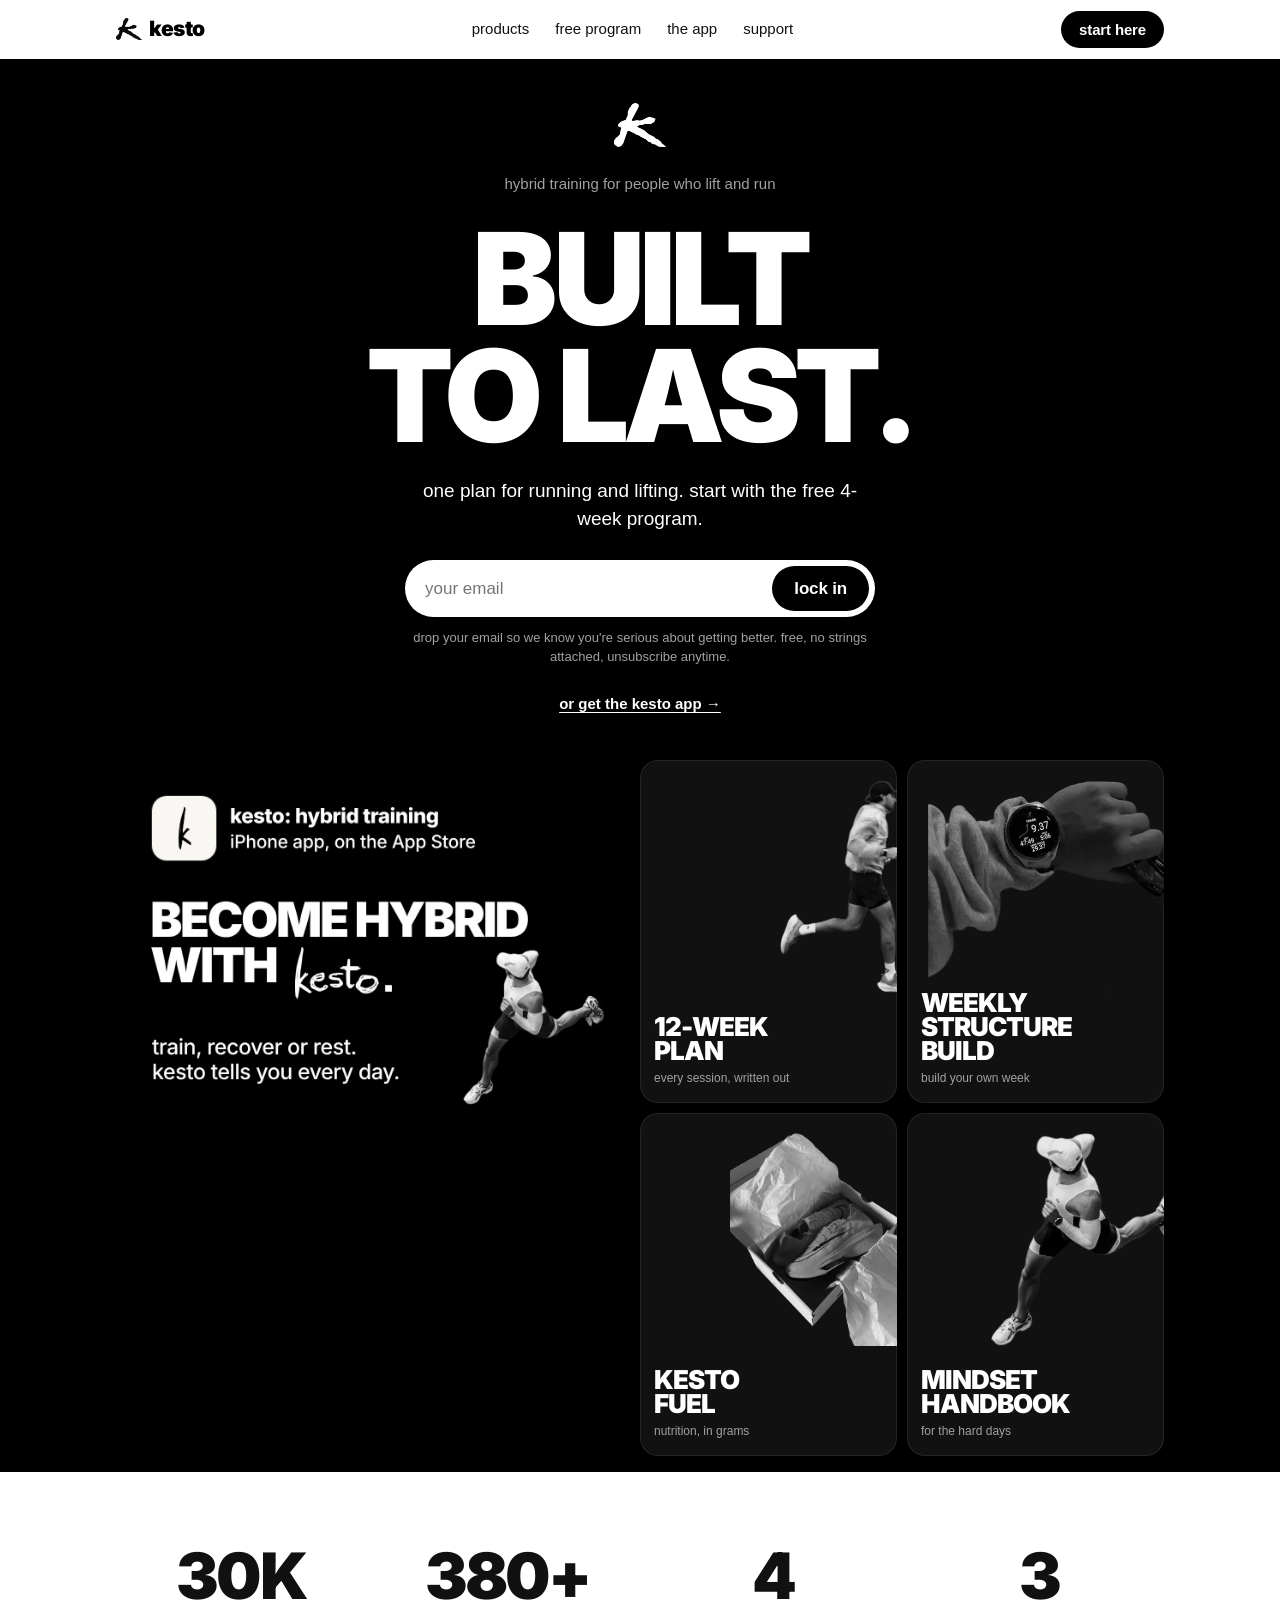
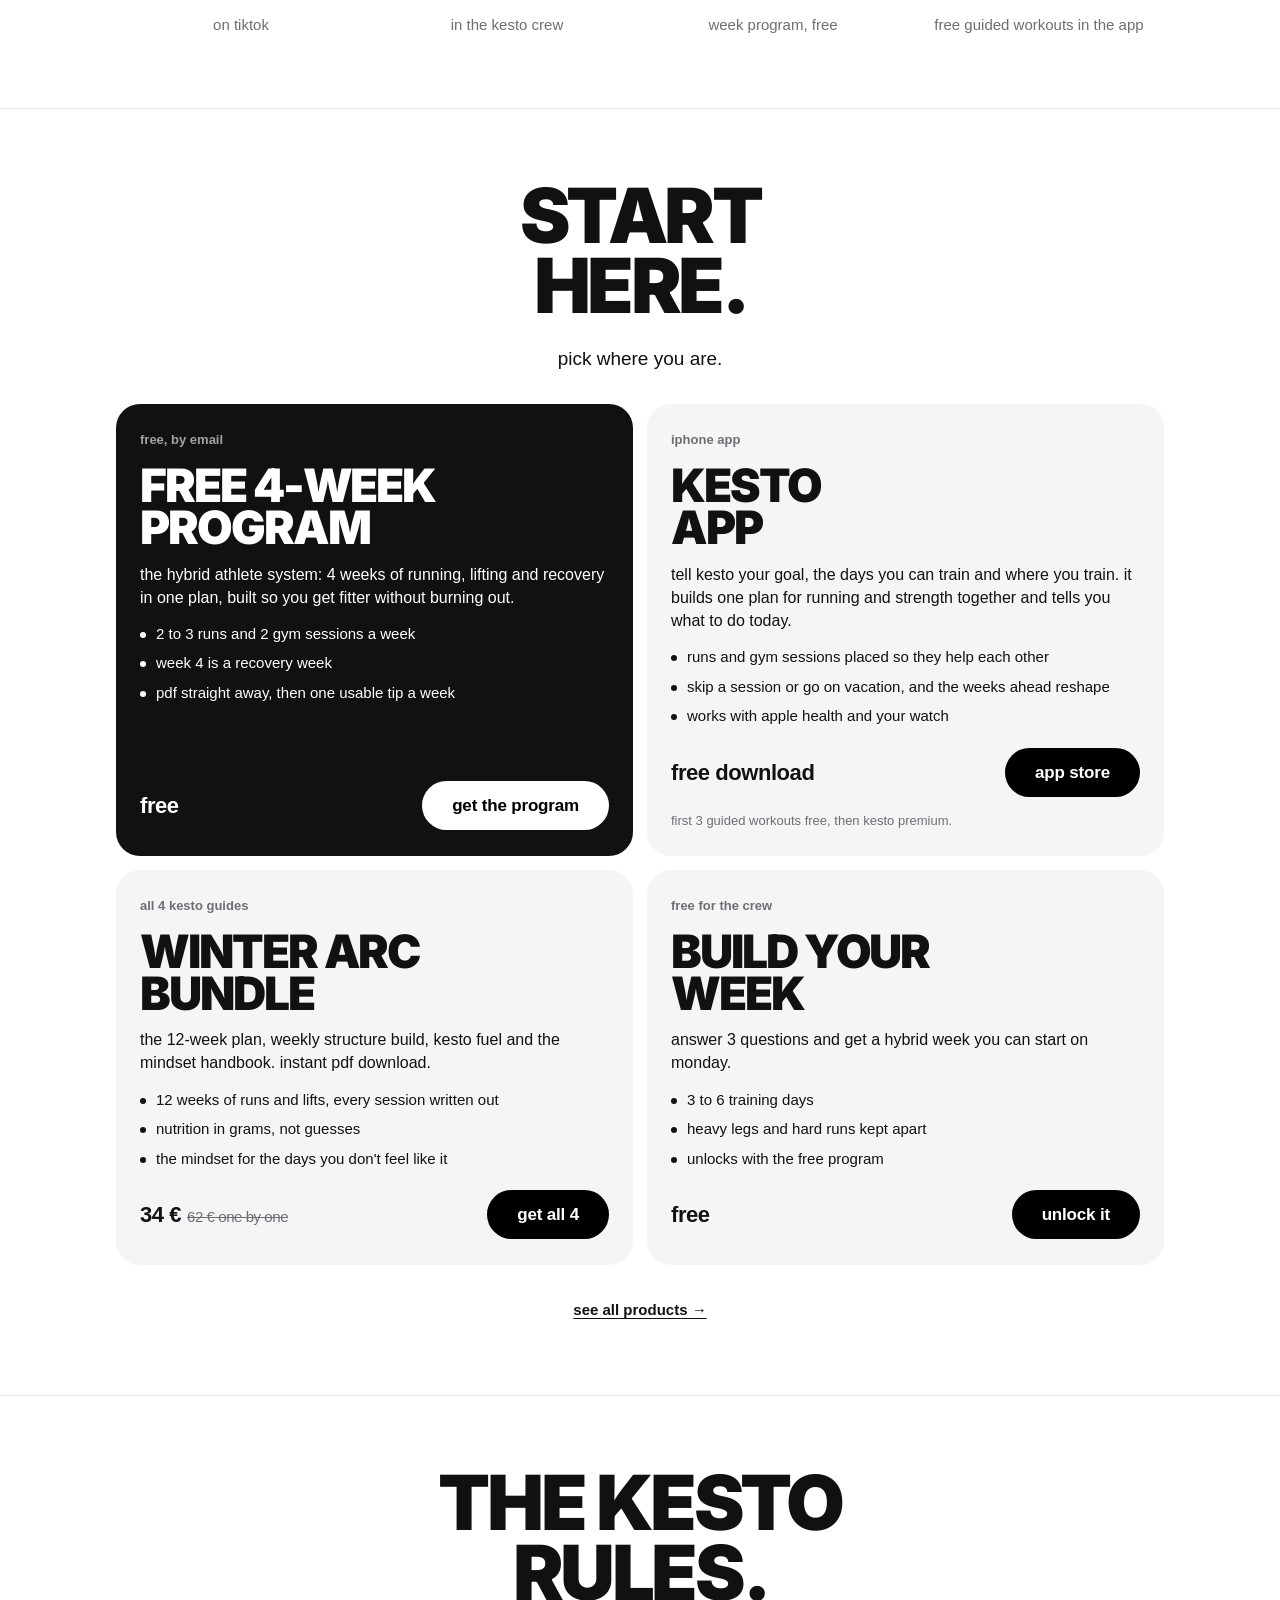
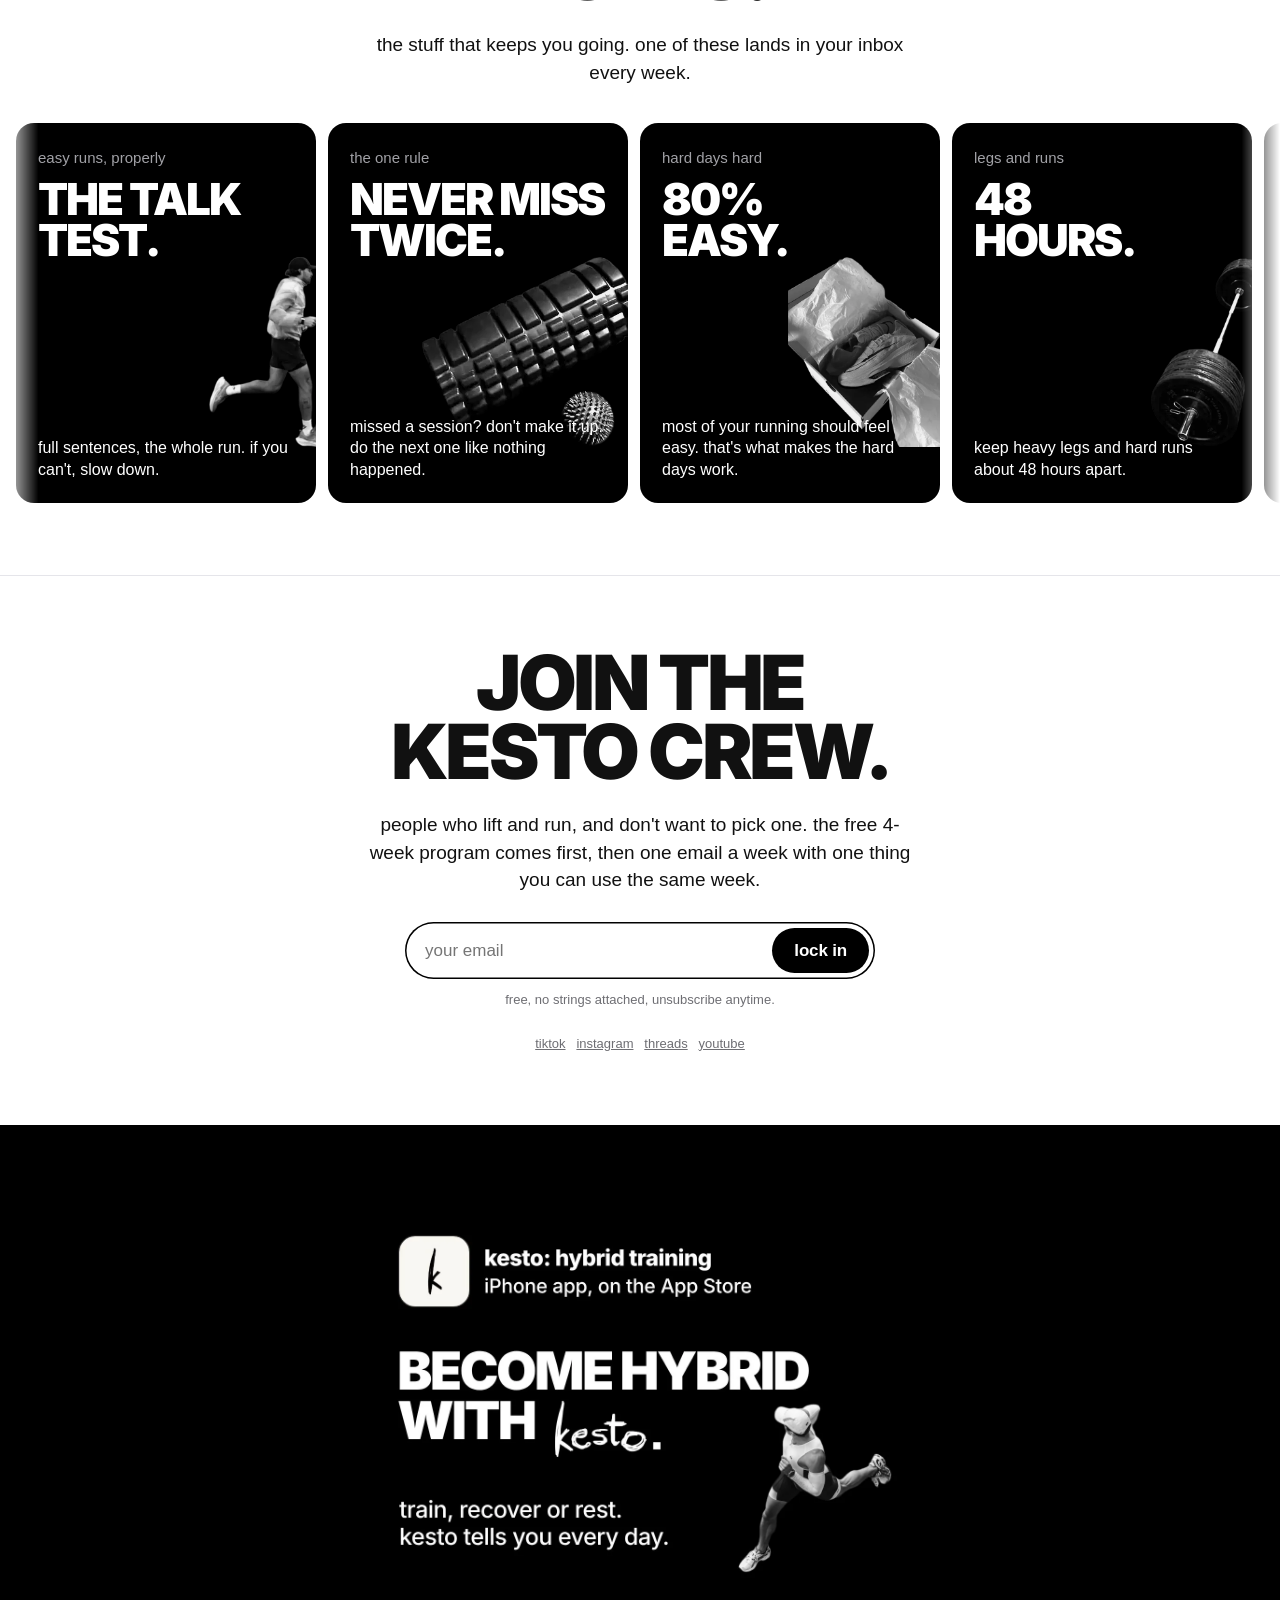
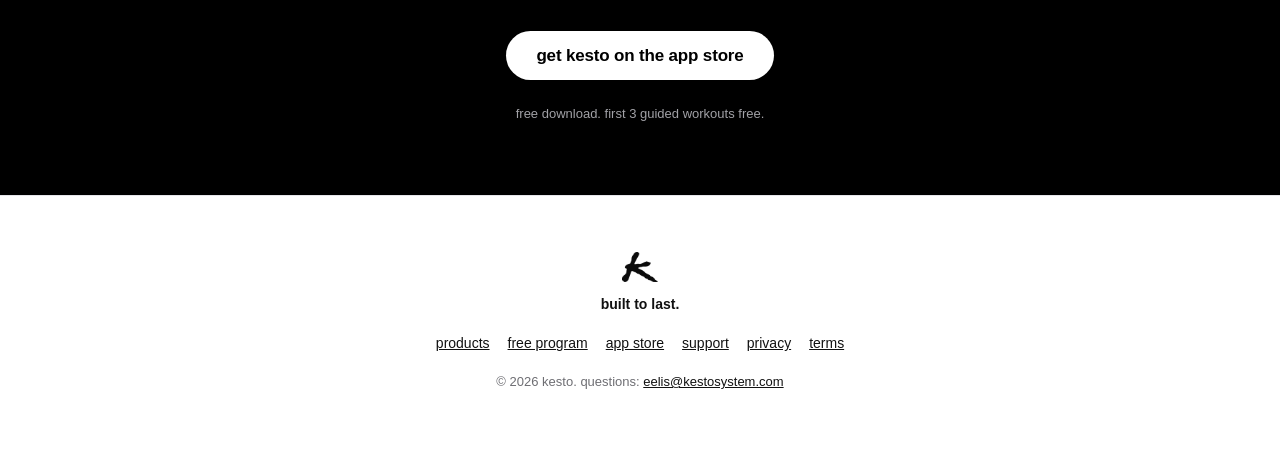
<file: index.html>
<!doctype html>
<html lang="en">
<head>
<meta charset="utf-8">
<meta name="viewport" content="width=device-width,initial-scale=1,viewport-fit=cover">
<meta name="apple-itunes-app" content="app-id=6761369504">
<title>kesto: hybrid training for people who lift and run</title>
<meta name="description" content="one plan for running and lifting. get the free 4-week hybrid program, the kesto app and the winter arc bundle.">
<meta property="og:title" content="kesto: built to last">
<meta property="og:description" content="hybrid training for people who lift and run. start with the free 4-week program.">
<meta property="og:image" content="https://kestosystem.com/assets/img/og.jpg">
<meta name="twitter:card" content="summary_large_image">
<meta name="theme-color" content="#000000">
<link rel="icon" href="assets/img/k.png">
<link rel="apple-touch-icon" href="assets/img/k.png">
<link rel="preload" href="assets/fonts/inter-900.woff2" as="font" type="font/woff2" crossorigin>
<link rel="stylesheet" href="assets/site.css">
</head>
<body data-page="home" data-crew="crew/">

<header class="top">
  <div class="wide bar">
    <a class="brand" href="./" aria-label="kesto home"><img src="assets/img/k.png" alt=""><span>kesto</span></a>
    <nav class="nav">
      <a href="products/" data-t="nav_products">products</a>
      <a href="#join" data-t="nav_program">free program</a>
      <a href="#app" data-t="nav_app">the app</a>
      <a href="support/" data-t="nav_support">support</a>
    </nav>
    <a class="btn sm" href="#start" data-t="nav_start">start here</a>
  </div>
</header>

<main>
<section class="black hero flush" data-hero>
  <div class="col center">
    <img class="logo" src="assets/img/k-white.png" alt="">
    <div class="eyebrow">hybrid training for people who lift and run</div>
    <div class="sp-24"></div>
    <h1 class="disp">Built<br>to last.</h1>
    <p class="lead">one plan for running and lifting. start with the free 4-week program.</p>
    <div class="join" id="join">
      <form data-join="hero" novalidate>
        <input type="email" name="email" placeholder="your email" autocomplete="email" inputmode="email" aria-label="your email" required>
        <input class="hp" type="text" name="website" tabindex="-1" autocomplete="off" aria-hidden="true">
        <button class="btn" type="submit">lock in</button>
      </form>
      <div class="msg" aria-live="polite"></div>
      <p class="note">drop your email so we know you're serious about getting better. free, no strings attached, unsubscribe anytime.</p>
    </div>
    <div class="sp-24"></div>
    <a class="link" href="https://apps.apple.com/app/kesto-hybrid-training/id6761369504" data-t="hero_app" style="color:#fff">or get the kesto app →</a>
  </div>

  <div class="mock rv">
    <a class="wide-tile banner-link" href="https://apps.apple.com/app/kesto-hybrid-training/id6761369504" data-t="hero_banner"><img class="banner" src="assets/img/app-banner.webp" alt="kesto: hybrid training, iphone app on the app store. train, recover or rest. kesto tells you every day." width="1200" height="860"></a>
    <a class="ptile" href="products/#plan12" data-t="tile_plan12"><img src="assets/img/runner-bw.webp" alt=""><b>12-week<br>plan</b><span>every session, written out</span></a>
    <a class="ptile" href="products/#wsb" data-t="tile_wsb"><img src="assets/img/watch-bw.webp" alt=""><b>weekly<br>structure<br>build</b><span>build your own week</span></a>
    <a class="ptile" href="products/#fuel" data-t="tile_fuel"><img src="assets/img/shoes-bw.webp" alt=""><b>kesto<br>fuel</b><span>nutrition, in grams</span></a>
    <a class="ptile" href="products/#handbook" data-t="tile_handbook"><img src="assets/img/runner3-bw.webp" alt=""><b>mindset<br>handbook</b><span>for the hard days</span></a>
  </div>
</section>

<section class="flush">
  <div class="wide">
    <div class="stats">
      <div class="stat"><b data-count="30" data-suffix="K">30K</b><span>on tiktok</span></div>
      <div class="stat"><b data-count="380" data-suffix="+">380+</b><span>in the kesto crew</span></div>
      <div class="stat"><b data-count="4">4</b><span>week program, free</span></div>
      <div class="stat"><b data-count="3">3</b><span>free guided workouts in the app</span></div>
    </div>
  </div>
</section>

<section id="start">
  <div class="col center rv">
    <h2 class="disp">Start<br>here.</h2>
    <div class="sp-24"></div>
    <p class="lead">pick where you are.</p>
  </div>
  <div class="sp-32"></div>
  <div class="wide cards">
    <div class="card dark rv">
      <div class="tag">free, by email</div>
      <div class="t">Free 4-week<br>program</div>
      <p>the hybrid athlete system: 4 weeks of running, lifting and recovery in one plan, built so you get fitter without burning out.</p>
      <div class="meta">
        <div>2 to 3 runs and 2 gym sessions a week</div>
        <div>week 4 is a recovery week</div>
        <div>pdf straight away, then one usable tip a week</div>
      </div>
      <div class="row"><span class="price">free</span><a class="btn white" href="#join" data-t="card_program">get the program</a></div>
    </div>

    <div class="card rv" id="app">
      <div class="tag">iphone app</div>
      <div class="t">Kesto<br>app</div>
      <p>tell kesto your goal, the days you can train and where you train. it builds one plan for running and strength together and tells you what to do today.</p>
      <div class="meta">
        <div>runs and gym sessions placed so they help each other</div>
        <div>skip a session or go on vacation, and the weeks ahead reshape</div>
        <div>works with apple health and your watch</div>
      </div>
      <div class="row"><span class="price">free download</span><a class="btn" href="https://apps.apple.com/app/kesto-hybrid-training/id6761369504" data-t="card_app">app store</a></div>
      <div class="small">first 3 guided workouts free, then kesto premium.</div>
    </div>

    <div class="card rv">
      <div class="tag">all 4 kesto guides</div>
      <div class="t">Winter arc<br>bundle</div>
      <p>the 12-week plan, weekly structure build, kesto fuel and the mindset handbook. instant pdf download.</p>
      <div class="meta">
        <div>12 weeks of runs and lifts, every session written out</div>
        <div>nutrition in grams, not guesses</div>
        <div>the mindset for the days you don't feel like it</div>
      </div>
      <div class="row"><span class="price">34 €<s>62 € one by one</s></span><a class="btn" href="https://eelispur.gumroad.com/l/winter-arc-bundle" data-t="card_bundle">get all 4</a></div>
    </div>

    <div class="card rv">
      <div class="tag">free for the crew</div>
      <div class="t">Build your<br>week</div>
      <p>answer 3 questions and get a hybrid week you can start on monday.</p>
      <div class="meta">
        <div>3 to 6 training days</div>
        <div>heavy legs and hard runs kept apart</div>
        <div>unlocks with the free program</div>
      </div>
      <div class="row"><span class="price">free</span><a class="btn" href="#join" data-t="card_week">unlock it</a></div>
    </div>
  </div>
  <div class="sp-32"></div>
  <div class="center"><a class="link" href="products/" data-t="all_products">see all products →</a></div>
</section>

<section id="rules">
  <div class="col center rv">
    <h2 class="disp">The kesto<br>rules.</h2>
    <div class="sp-24"></div>
    <p class="lead">the stuff that keeps you going. one of these lands in your inbox every week.</p>
  </div>
  <div class="marquee" aria-label="kesto rules">
    <div class="track">
      <div class="rule"><div class="eyebrow">easy runs, properly</div><b>The talk<br>test.</b><img src="assets/img/runner-bw.webp" alt=""><p>full sentences, the whole run. if you can't, slow down.</p></div>
      <div class="rule"><div class="eyebrow">the one rule</div><b>Never miss<br>twice.</b><img src="assets/img/roller-bw.webp" alt=""><p>missed a session? don't make it up. do the next one like nothing happened.</p></div>
      <div class="rule"><div class="eyebrow">hard days hard</div><b>80%<br>easy.</b><img src="assets/img/shoes-bw.webp" alt=""><p>most of your running should feel easy. that's what makes the hard days work.</p></div>
      <div class="rule"><div class="eyebrow">legs and runs</div><b>48<br>hours.</b><img src="assets/img/barbell-bw.webp" alt=""><p>keep heavy legs and hard runs about 48 hours apart.</p></div>
      <div class="rule"><div class="eyebrow">for the dark days</div><b>The 20-<br>minute<br>rule.</b><img src="assets/img/runner3-bw.webp" alt=""><p>don't decide whether to train. decide to do 20 minutes.</p></div>
      <div class="rule"><div class="eyebrow">every sunday</div><b>The sunday<br>plan.</b><img src="assets/img/watch-bw.webp" alt=""><p>10 minutes: lift days, run days, the long run, rest. a written week gets done.</p></div>
      <!-- copy for the loop -->
      <div class="rule" aria-hidden="true"><div class="eyebrow">easy runs, properly</div><b>The talk<br>test.</b><img src="assets/img/runner-bw.webp" alt=""><p>full sentences, the whole run. if you can't, slow down.</p></div>
      <div class="rule" aria-hidden="true"><div class="eyebrow">the one rule</div><b>Never miss<br>twice.</b><img src="assets/img/roller-bw.webp" alt=""><p>missed a session? don't make it up. do the next one like nothing happened.</p></div>
      <div class="rule" aria-hidden="true"><div class="eyebrow">hard days hard</div><b>80%<br>easy.</b><img src="assets/img/shoes-bw.webp" alt=""><p>most of your running should feel easy. that's what makes the hard days work.</p></div>
      <div class="rule" aria-hidden="true"><div class="eyebrow">legs and runs</div><b>48<br>hours.</b><img src="assets/img/barbell-bw.webp" alt=""><p>keep heavy legs and hard runs about 48 hours apart.</p></div>
      <div class="rule" aria-hidden="true"><div class="eyebrow">for the dark days</div><b>The 20-<br>minute<br>rule.</b><img src="assets/img/runner3-bw.webp" alt=""><p>don't decide whether to train. decide to do 20 minutes.</p></div>
      <div class="rule" aria-hidden="true"><div class="eyebrow">every sunday</div><b>The sunday<br>plan.</b><img src="assets/img/watch-bw.webp" alt=""><p>10 minutes: lift days, run days, the long run, rest. a written week gets done.</p></div>
    </div>
  </div>
</section>

<section id="crew">
  <div class="col center rv">
    <h2 class="disp">Join the<br>kesto crew.</h2>
    <div class="sp-24"></div>
    <p class="lead">people who lift and run, and don't want to pick one. the free 4-week program comes first, then one email a week with one thing you can use the same week.</p>
    <div class="join light">
      <form data-join="crew" novalidate>
        <input type="email" name="email" placeholder="your email" autocomplete="email" inputmode="email" aria-label="your email" required>
        <input class="hp" type="text" name="website" tabindex="-1" autocomplete="off" aria-hidden="true">
        <button class="btn" type="submit">lock in</button>
      </form>
      <div class="msg" aria-live="polite"></div>
      <p class="note">free, no strings attached, unsubscribe anytime.</p>
    </div>
    <div class="sp-24"></div>
    <div class="small"><a href="https://www.tiktok.com/@kesto.system" data-t="tiktok">tiktok</a> &nbsp; <a href="https://www.instagram.com/kesto.co/" data-t="instagram">instagram</a> &nbsp; <a href="https://www.threads.com/@kesto.co" data-t="threads">threads</a> &nbsp; <a href="https://www.youtube.com/@kestosystem" data-t="youtube">youtube</a></div>
  </div>
</section>

<section class="black">
  <div class="col center rv">
    <a class="banner-link" href="https://apps.apple.com/app/kesto-hybrid-training/id6761369504" data-t="close_banner"><img src="assets/img/app-banner.webp" alt="become hybrid with kesto. train, recover or rest. kesto tells you every day." width="1200" height="860" loading="lazy"></a>
    <div class="sp-32"></div>
    <a class="btn white" href="https://apps.apple.com/app/kesto-hybrid-training/id6761369504" data-t="close_app">get kesto on the app store</a>
    <div class="sp-24"></div>
    <div class="small">free download. first 3 guided workouts free.</div>
  </div>
</section>
</main>

<footer>
  <div class="col">
    <img class="k" src="assets/img/k.png" alt="kesto">
    <div><b>built to last.</b></div>
    <div class="links">
      <a href="products/">products</a><a href="crew/">free program</a><a href="https://apps.apple.com/app/kesto-hybrid-training/id6761369504">app store</a><a href="support/">support</a><a href="privacy/">privacy</a><a href="terms/">terms</a>
    </div>
    <div class="small">© 2026 kesto. questions: <a href="mailto:eelis@kestosystem.com">eelis@kestosystem.com</a></div>
  </div>
</footer>

<div class="sticky"><a class="btn block" href="#join" data-t="sticky_program">get the free 4-week program</a></div>

<script src="assets/site.js" defer></script>
<script src="https://gumroad.com/js/gumroad.js" defer></script>
</body>
</html>
</file>
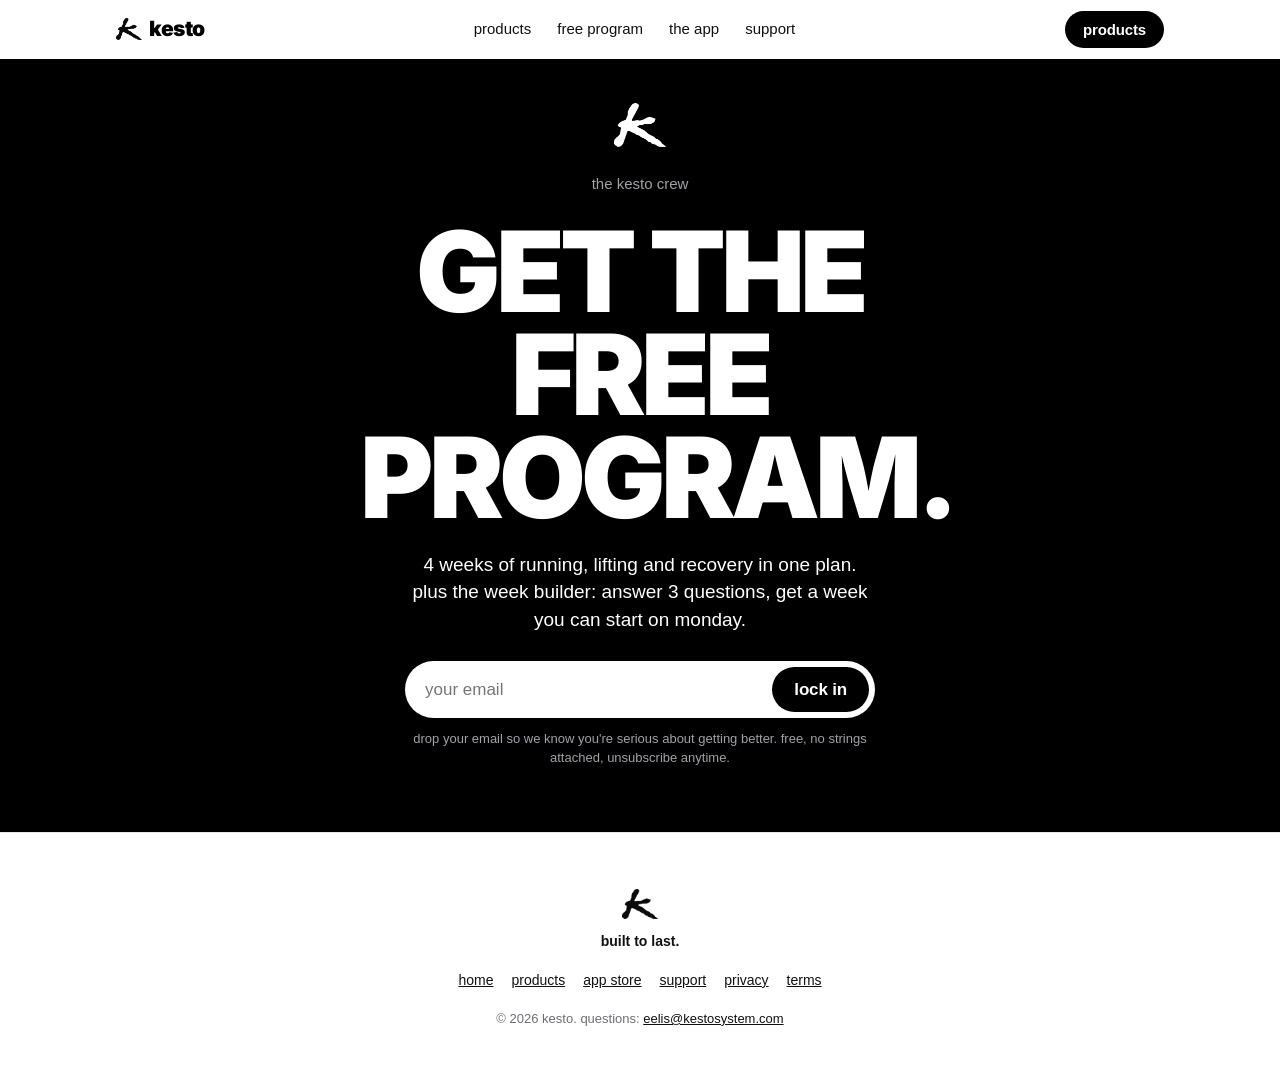
<file: crew/index.html>
<!doctype html>
<html lang="en">
<head>
<meta charset="utf-8">
<meta name="viewport" content="width=device-width,initial-scale=1,viewport-fit=cover">
<meta name="apple-itunes-app" content="app-id=6761369504">
<title>the kesto crew: free 4-week hybrid program</title>
<meta name="description" content="get the free 4-week hybrid athlete program and build your own hybrid week.">
<meta property="og:title" content="the kesto crew: free 4-week hybrid program">
<meta property="og:image" content="https://kestosystem.com/assets/img/og.jpg">
<meta name="theme-color" content="#000000">
<link rel="icon" href="../assets/img/k.png">
<link rel="preload" href="../assets/fonts/inter-900.woff2" as="font" type="font/woff2" crossorigin>
<link rel="stylesheet" href="../assets/site.css">
</head>
<body data-page="crew" data-crew="./" data-stay>

<header class="top">
  <div class="wide bar">
    <a class="brand" href="../" aria-label="kesto home"><img src="../assets/img/k.png" alt=""><span>kesto</span></a>
    <nav class="nav">
      <a href="../products/" data-t="nav_products">products</a>
      <a href="./" data-t="nav_program">free program</a>
      <a href="../#app" data-t="nav_app">the app</a>
      <a href="../support/" data-t="nav_support">support</a>
    </nav>
    <a class="btn sm" href="../products/" data-t="nav_products_btn">products</a>
  </div>
</header>

<main>
<!-- not in the crew yet -->
<section class="black hero flush" data-hero data-locked style="padding-bottom:64px">
  <div class="col center">
    <img class="logo" src="../assets/img/k-white.png" alt="">
    <div class="eyebrow">the kesto crew</div>
    <div class="sp-24"></div>
    <h1 class="disp" style="font-size:clamp(52px,15vw,112px)">Get the<br>free<br>program.</h1>
    <p class="lead">4 weeks of running, lifting and recovery in one plan. plus the week builder: answer 3 questions, get a week you can start on monday.</p>
    <div class="join">
      <form data-join="crew_gate" novalidate>
        <input type="email" name="email" placeholder="your email" autocomplete="email" inputmode="email" aria-label="your email" required>
        <input class="hp" type="text" name="website" tabindex="-1" autocomplete="off" aria-hidden="true">
        <button class="btn" type="submit">lock in</button>
      </form>
      <div class="msg" aria-live="polite"></div>
      <p class="note">drop your email so we know you're serious about getting better. free, no strings attached, unsubscribe anytime.</p>
    </div>
  </div>
</section>

<!-- in the crew -->
<section class="black hero flush" data-unlocked hidden style="padding-bottom:64px">
  <div class="col center">
    <img class="logo" src="../assets/img/k-white.png" alt="">
    <div class="eyebrow">welcome to the kesto crew</div>
    <div class="sp-24"></div>
    <h1 class="disp">You're<br>in.</h1>
    <p class="lead">your 4-week program is on its way to your inbox. you can also open it right now.</p>
    <div class="sp-32"></div>
    <a class="btn white" href="https://eagkefzfmqklryzpuyvm.supabase.co/storage/v1/object/public/email-assets/hybrid-athlete-system.pdf" data-t="open_pdf">open the 4-week program</a>
    <div class="sp-24"></div>
    <p class="small">one rule before you start: week 1 should feel too easy. that's on purpose.<br>no email in a few minutes? check spam or promotions. thanks, now lock in.</p>
  </div>
</section>

<section id="week" data-unlocked hidden>
  <div class="col">
    <div class="center rv">
      <div class="eyebrow">free for the crew, 20 seconds</div>
      <div class="sp-24"></div>
      <h2 class="disp">Build your<br>week.</h2>
      <div class="sp-24"></div>
      <p class="lead">3 questions. you get a week you can start on monday.</p>
    </div>
    <div class="sp-32"></div>
    <div class="qh">1. how many days can you train?</div>
    <div class="opts" data-q="days"><button class="opt" data-v="3">3 days</button><button class="opt" data-v="4">4 days</button><button class="opt" data-v="5">5 days</button><button class="opt" data-v="6">6 days</button></div>
    <div class="qh">2. what's the main goal?</div>
    <div class="opts" data-q="goal"><button class="opt" data-v="strength">get stronger</button><button class="opt" data-v="run">run better</button><button class="opt" data-v="both">both, equally</button></div>
    <div class="qh">3. how long per session?</div>
    <div class="opts" data-q="len"><button class="opt" data-v="30">~30 min</button><button class="opt" data-v="45">~45 min</button><button class="opt" data-v="60">60+ min</button></div>

    <div id="result" aria-live="polite">
      <div class="small" id="rtitle"></div>
      <div class="week" id="weekgrid"></div>
      <ul class="rules">
        <li>easy runs at talk pace: full sentences, the whole run.</li>
        <li>keep heavy legs at least one day away from your hard or long run.</li>
        <li>missed a session? never miss twice. don't make it up.</li>
        <li>run it for 4 weeks. week 4 is a lighter week, then build again.</li>
      </ul>
      <div class="center">
        <p class="lead">screenshot it. or let kesto plan it for you and reshape the week when life happens.</p>
        <div class="sp-24"></div>
        <a class="btn" href="https://apps.apple.com/app/kesto-hybrid-training/id6761369504" data-t="quiz_app">get kesto on the app store</a>
        <div class="sp-24"></div>
        <a class="link" href="../products/#wsb" data-t="quiz_wsb">want every template? weekly structure build →</a>
      </div>
    </div>
  </div>
</section>

<section class="black" data-unlocked hidden>
  <div class="col center rv">
    <a class="banner-link" href="https://apps.apple.com/app/kesto-hybrid-training/id6761369504" data-t="crew_banner"><img src="../assets/img/app-banner.webp" alt="become hybrid with kesto. train, recover or rest. kesto tells you every day." width="1200" height="860" loading="lazy"></a>
    <div class="sp-32"></div>
    <a class="btn white" href="https://apps.apple.com/app/kesto-hybrid-training/id6761369504" data-t="crew_app">get kesto on the app store</a>
    <div class="sp-24"></div>
    <div class="small">free download. first 3 guided workouts free.</div>
  </div>
</section>

<section data-unlocked hidden>
  <div class="col center rv">
    <h2 class="disp">Go<br>deeper.</h2>
    <div class="sp-24"></div>
    <p class="lead">all 4 kesto guides in one bundle: the 12-week plan, weekly structure build, kesto fuel and the mindset handbook.</p>
    <div class="sp-24"></div>
    <div class="price">34 €<s>62 € one by one</s></div>
    <div class="sp-24"></div>
    <a class="btn" href="https://eelispur.gumroad.com/l/winter-arc-bundle" data-t="crew_bundle">get all 4 for 34 €</a>
    <div class="sp-24"></div>
    <a class="link" href="../products/" data-t="crew_products">see all products →</a>
  </div>
</section>
</main>

<footer>
  <div class="col">
    <img class="k" src="../assets/img/k.png" alt="kesto">
    <div><b>built to last.</b></div>
    <div class="links">
      <a href="../">home</a><a href="../products/">products</a><a href="https://apps.apple.com/app/kesto-hybrid-training/id6761369504">app store</a><a href="../support/">support</a><a href="../privacy/">privacy</a><a href="../terms/">terms</a>
    </div>
    <div class="small">© 2026 kesto. questions: <a href="mailto:eelis@kestosystem.com">eelis@kestosystem.com</a></div>
  </div>
</footer>

<script src="../assets/site.js" defer></script>
<script src="https://gumroad.com/js/gumroad.js" defer></script>
</body>
</html>
</file>
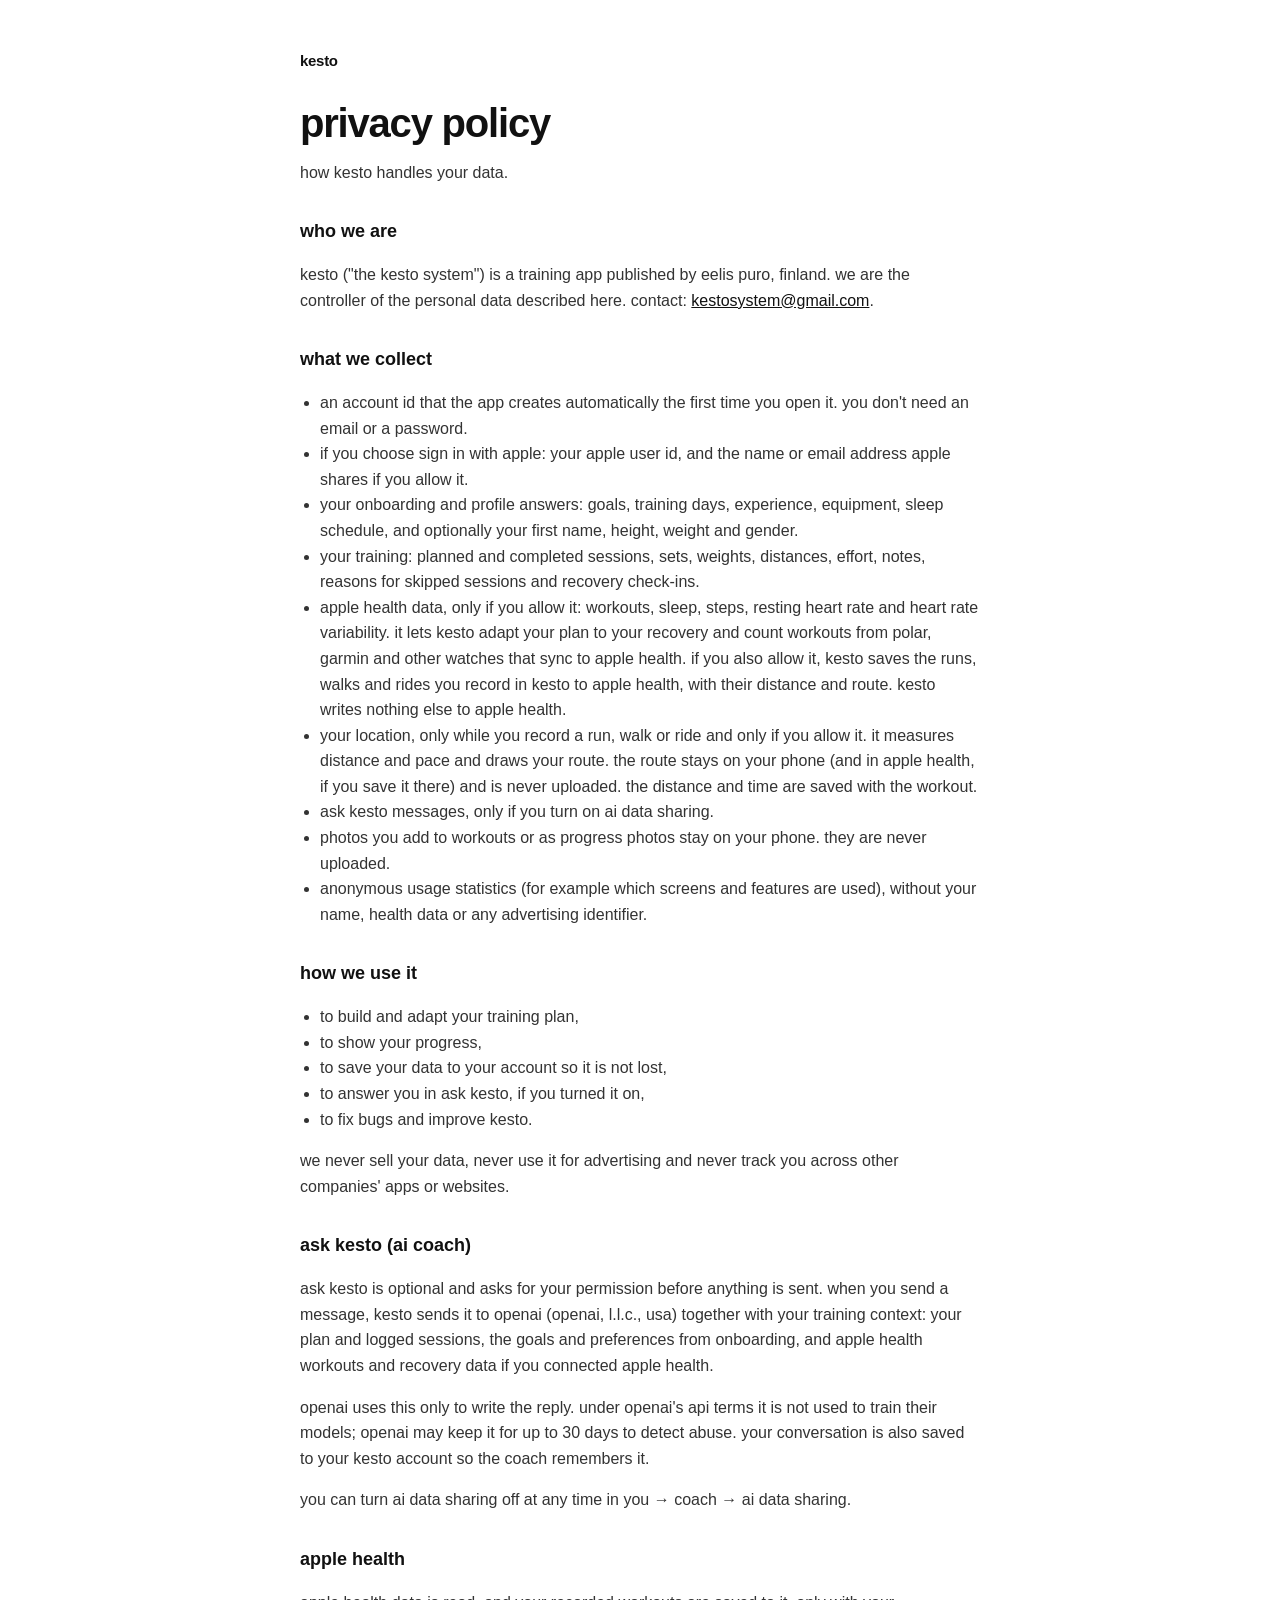
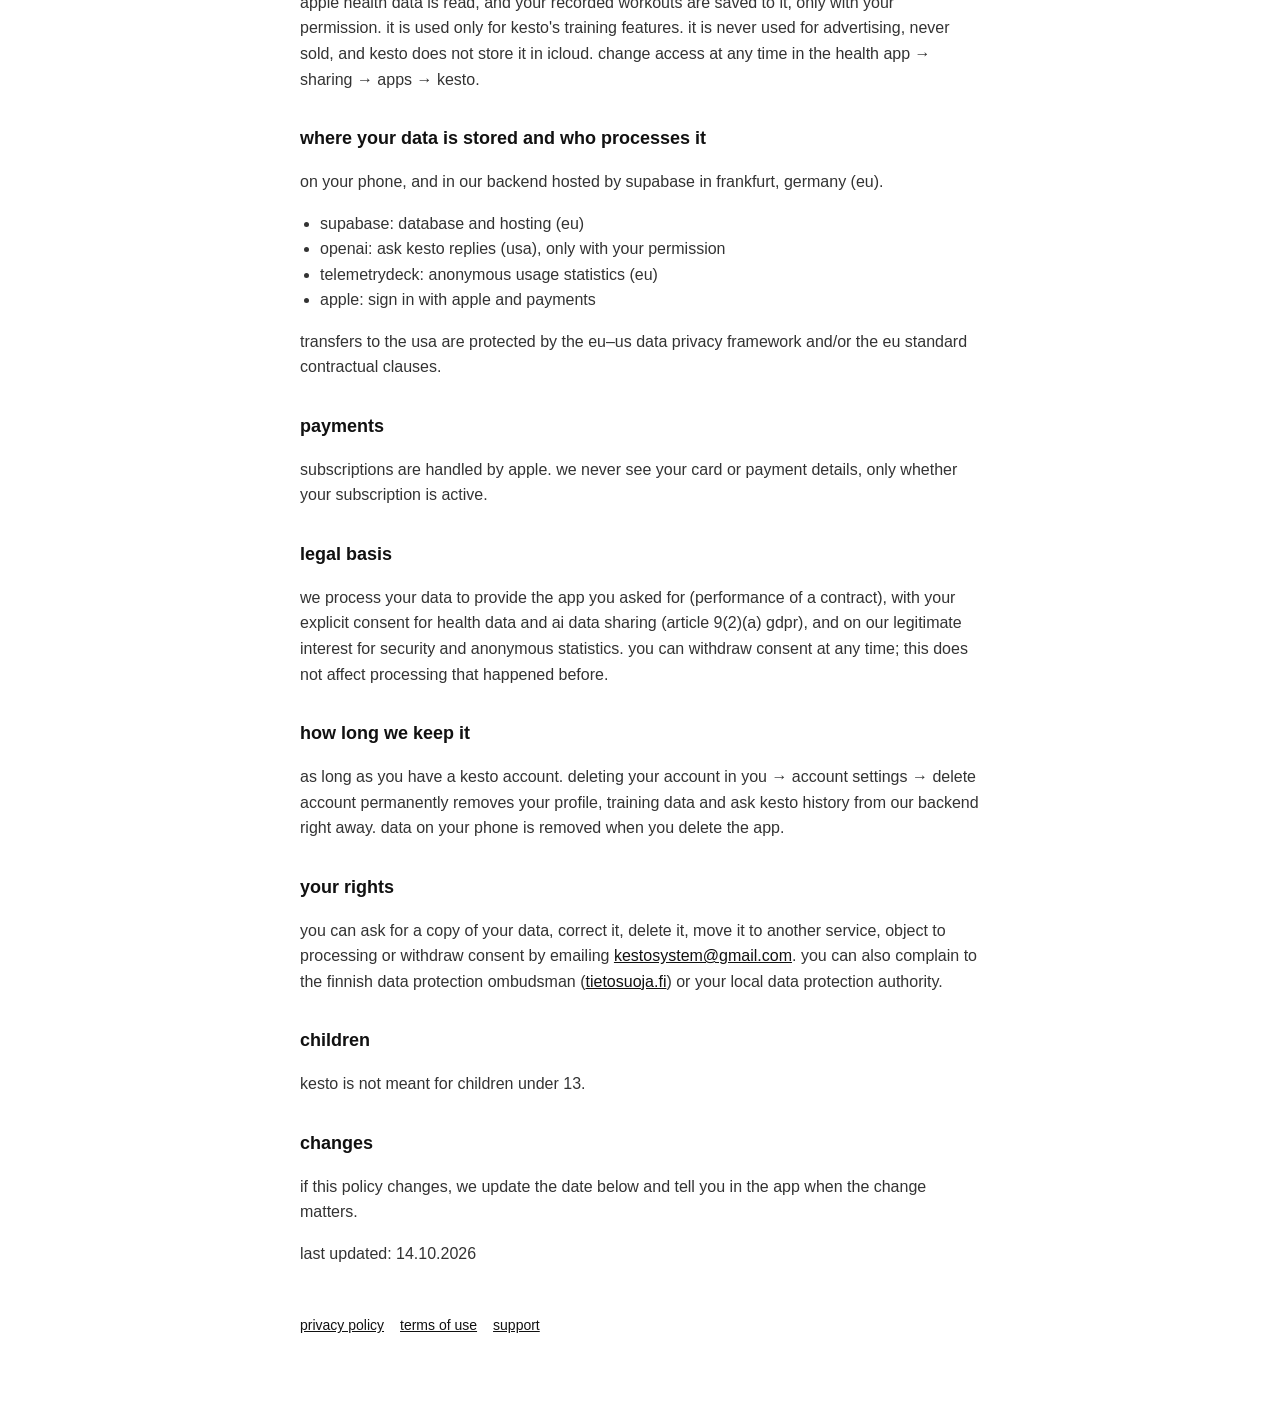
<file: privacy/index.html>
<!doctype html>
<html lang="en">
<head>
<meta charset="utf-8">
<meta name="viewport" content="width=device-width, initial-scale=1">
<meta name="apple-itunes-app" content="app-id=6761369504">
<title>kesto — privacy policy</title>
<style>
  :root { color-scheme: light; }
  body { margin: 0; background: #ffffff; color: #111111; font: 16px/1.6 -apple-system, BlinkMacSystemFont, "Helvetica Neue", Helvetica, Arial, sans-serif; }
  main { max-width: 680px; margin: 0 auto; padding: 48px 20px 80px; }
  .brand { font-weight: 800; letter-spacing: -0.02em; font-size: 15px; color: #111; text-decoration: none; }
  h1 { font-size: 40px; line-height: 1.05; letter-spacing: -0.03em; margin: 28px 0 8px; }
  h2 { font-size: 18px; margin: 32px 0 6px; }
  p, li { color: #333; }
  ul { padding-left: 20px; }
  a { color: #111; }
  nav { margin-top: 48px; font-size: 14px; display: flex; gap: 16px; flex-wrap: wrap; }
</style>
</head>
<body>
<main>
<a class="brand" href="../">kesto</a>
<h1>privacy policy</h1>
<p>how kesto handles your data.</p>
<h2>who we are</h2>
<p>kesto (&quot;the kesto system&quot;) is a training app published by eelis puro, finland. we are the controller of the personal data described here. contact: <a href="mailto:kestosystem@gmail.com">kestosystem@gmail.com</a>.</p>
<h2>what we collect</h2>
<ul><li>an account id that the app creates automatically the first time you open it. you don&#x27;t need an email or a password.</li><li>if you choose sign in with apple: your apple user id, and the name or email address apple shares if you allow it.</li><li>your onboarding and profile answers: goals, training days, experience, equipment, sleep schedule, and optionally your first name, height, weight and gender.</li><li>your training: planned and completed sessions, sets, weights, distances, effort, notes, reasons for skipped sessions and recovery check-ins.</li><li>apple health data, only if you allow it: workouts, sleep, steps, resting heart rate and heart rate variability. it lets kesto adapt your plan to your recovery and count workouts from polar, garmin and other watches that sync to apple health. if you also allow it, kesto saves the runs, walks and rides you record in kesto to apple health, with their distance and route. kesto writes nothing else to apple health.</li><li>your location, only while you record a run, walk or ride and only if you allow it. it measures distance and pace and draws your route. the route stays on your phone (and in apple health, if you save it there) and is never uploaded. the distance and time are saved with the workout.</li><li>ask kesto messages, only if you turn on ai data sharing.</li><li>photos you add to workouts or as progress photos stay on your phone. they are never uploaded.</li><li>anonymous usage statistics (for example which screens and features are used), without your name, health data or any advertising identifier.</li></ul>
<h2>how we use it</h2>
<ul><li>to build and adapt your training plan,</li><li>to show your progress,</li><li>to save your data to your account so it is not lost,</li><li>to answer you in ask kesto, if you turned it on,</li><li>to fix bugs and improve kesto.</li></ul>
<p>we never sell your data, never use it for advertising and never track you across other companies&#x27; apps or websites.</p>
<h2>ask kesto (ai coach)</h2>
<p>ask kesto is optional and asks for your permission before anything is sent. when you send a message, kesto sends it to openai (openai, l.l.c., usa) together with your training context: your plan and logged sessions, the goals and preferences from onboarding, and apple health workouts and recovery data if you connected apple health.</p>
<p>openai uses this only to write the reply. under openai&#x27;s api terms it is not used to train their models; openai may keep it for up to 30 days to detect abuse. your conversation is also saved to your kesto account so the coach remembers it.</p>
<p>you can turn ai data sharing off at any time in you → coach → ai data sharing.</p>
<h2>apple health</h2>
<p>apple health data is read, and your recorded workouts are saved to it, only with your permission. it is used only for kesto&#x27;s training features. it is never used for advertising, never sold, and kesto does not store it in icloud. change access at any time in the health app → sharing → apps → kesto.</p>
<h2>where your data is stored and who processes it</h2>
<p>on your phone, and in our backend hosted by supabase in frankfurt, germany (eu).</p>
<ul><li>supabase: database and hosting (eu)</li><li>openai: ask kesto replies (usa), only with your permission</li><li>telemetrydeck: anonymous usage statistics (eu)</li><li>apple: sign in with apple and payments</li></ul>
<p>transfers to the usa are protected by the eu–us data privacy framework and/or the eu standard contractual clauses.</p>
<h2>payments</h2>
<p>subscriptions are handled by apple. we never see your card or payment details, only whether your subscription is active.</p>
<h2>legal basis</h2>
<p>we process your data to provide the app you asked for (performance of a contract), with your explicit consent for health data and ai data sharing (article 9(2)(a) gdpr), and on our legitimate interest for security and anonymous statistics. you can withdraw consent at any time; this does not affect processing that happened before.</p>
<h2>how long we keep it</h2>
<p>as long as you have a kesto account. deleting your account in you → account settings → delete account permanently removes your profile, training data and ask kesto history from our backend right away. data on your phone is removed when you delete the app.</p>
<h2>your rights</h2>
<p>you can ask for a copy of your data, correct it, delete it, move it to another service, object to processing or withdraw consent by emailing <a href="mailto:kestosystem@gmail.com">kestosystem@gmail.com</a>. you can also complain to the finnish data protection ombudsman (<a href="https://tietosuoja.fi/en">tietosuoja.fi</a>) or your local data protection authority.</p>
<h2>children</h2>
<p>kesto is not meant for children under 13.</p>
<h2>changes</h2>
<p>if this policy changes, we update the date below and tell you in the app when the change matters.</p>
<p>last updated: 14.10.2026</p>
<nav><a href="../privacy/">privacy policy</a><a href="../terms/">terms of use</a><a href="../support/">support</a></nav>
</main>
</body>
</html>
</file>
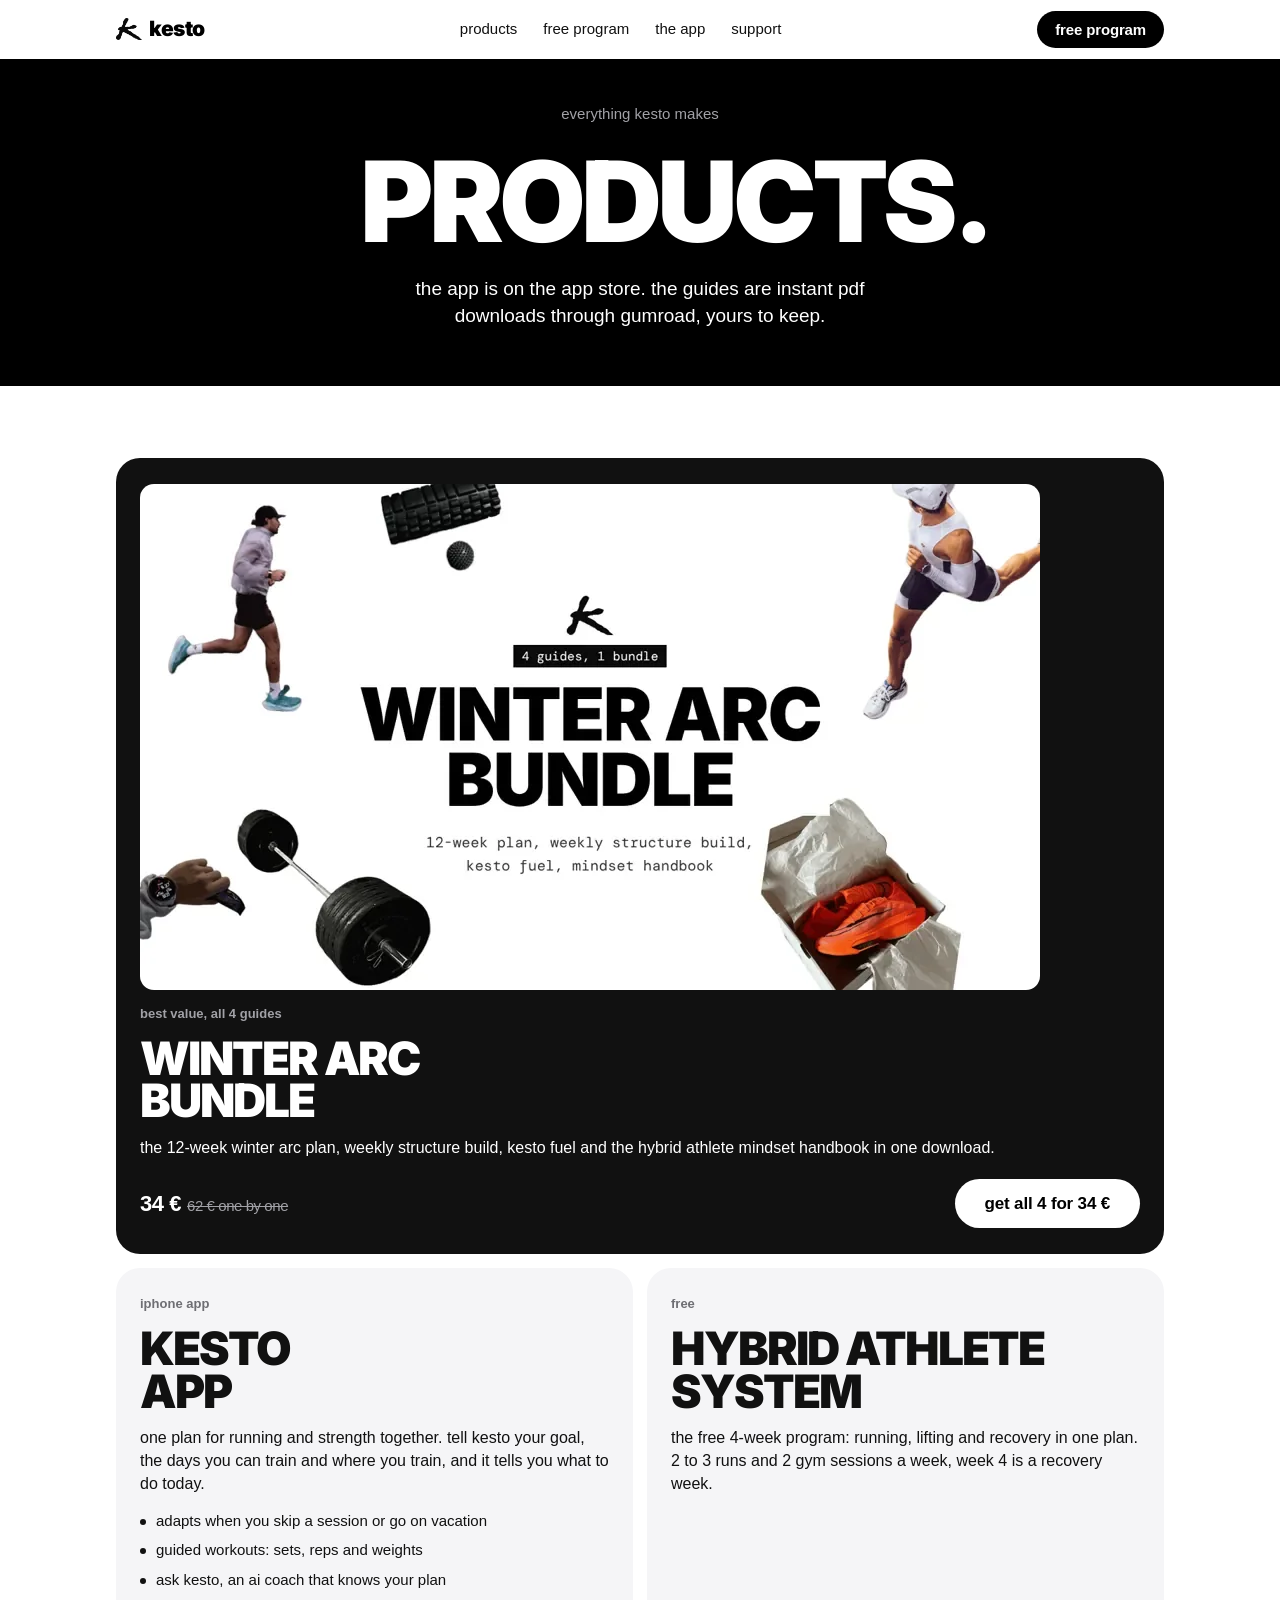
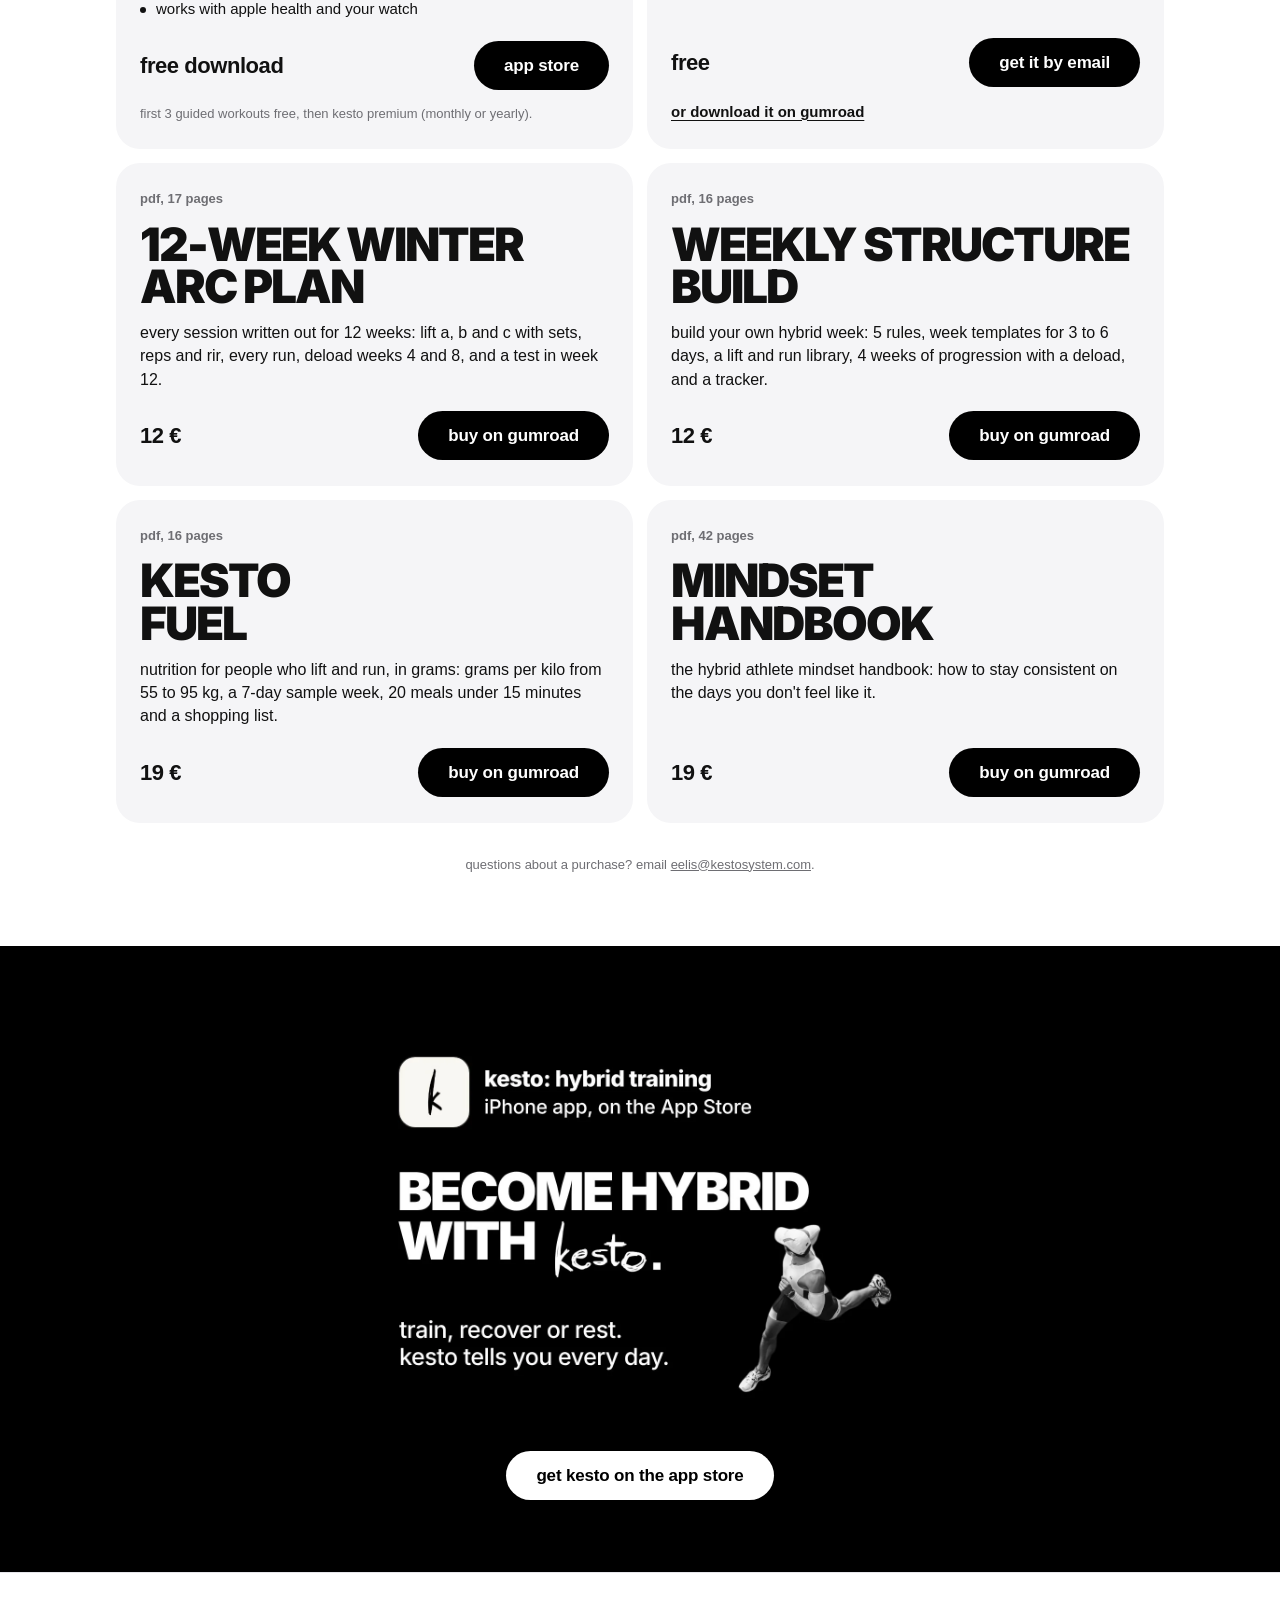
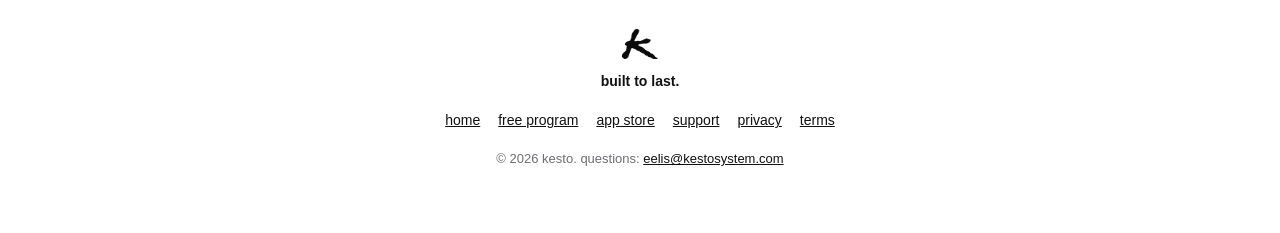
<file: products/index.html>
<!doctype html>
<html lang="en">
<head>
<meta charset="utf-8">
<meta name="viewport" content="width=device-width,initial-scale=1,viewport-fit=cover">
<meta name="apple-itunes-app" content="app-id=6761369504">
<title>kesto products: app, guides and the winter arc bundle</title>
<meta name="description" content="the kesto app, the winter arc bundle and every kesto guide for people who lift and run.">
<meta property="og:title" content="kesto products">
<meta property="og:image" content="https://kestosystem.com/assets/img/og.jpg">
<meta name="theme-color" content="#000000">
<link rel="icon" href="../assets/img/k.png">
<link rel="preload" href="../assets/fonts/inter-900.woff2" as="font" type="font/woff2" crossorigin>
<link rel="stylesheet" href="../assets/site.css">
</head>
<body data-page="products" data-crew="../crew/">

<header class="top">
  <div class="wide bar">
    <a class="brand" href="../" aria-label="kesto home"><img src="../assets/img/k.png" alt=""><span>kesto</span></a>
    <nav class="nav">
      <a href="./" data-t="nav_products">products</a>
      <a href="../crew/" data-t="nav_program">free program</a>
      <a href="#app" data-t="nav_app">the app</a>
      <a href="../support/" data-t="nav_support">support</a>
    </nav>
    <a class="btn sm" href="../crew/" data-t="nav_free">free program</a>
  </div>
</header>

<main>
<section class="black hero flush" data-hero style="padding-bottom:56px">
  <div class="col center">
    <div class="eyebrow">everything kesto makes</div>
    <div class="sp-24"></div>
    <h1 class="disp" style="font-size:clamp(46px,13.5vw,112px)">Products.</h1>
    <p class="lead">the app is on the app store. the guides are instant pdf downloads through gumroad, yours to keep.</p>
  </div>
</section>

<section class="flush">
  <div class="wide cards">

    <div class="card dark rv" id="bundle" style="grid-column:1/-1">
      <img src="../assets/img/bundle-cover.webp" alt="winter arc bundle: 4 kesto guides" width="900" height="506" style="border-radius:14px;background:#fff">
      <div class="tag">best value, all 4 guides</div>
      <div class="t">Winter arc<br>bundle</div>
      <p>the 12-week winter arc plan, weekly structure build, kesto fuel and the hybrid athlete mindset handbook in one download.</p>
      <div class="row"><span class="price">34 €<s>62 € one by one</s></span><a class="btn white" href="https://eelispur.gumroad.com/l/winter-arc-bundle" data-t="buy_bundle">get all 4 for 34 €</a></div>
    </div>

    <div class="card rv" id="app">
      <div class="tag">iphone app</div>
      <div class="t">Kesto<br>app</div>
      <p>one plan for running and strength together. tell kesto your goal, the days you can train and where you train, and it tells you what to do today.</p>
      <div class="meta">
        <div>adapts when you skip a session or go on vacation</div>
        <div>guided workouts: sets, reps and weights</div>
        <div>ask kesto, an ai coach that knows your plan</div>
        <div>works with apple health and your watch</div>
      </div>
      <div class="row"><span class="price">free download</span><a class="btn" href="https://apps.apple.com/app/kesto-hybrid-training/id6761369504" data-t="buy_app">app store</a></div>
      <div class="small">first 3 guided workouts free, then kesto premium (monthly or yearly).</div>
    </div>

    <div class="card rv" id="free">
      <div class="tag">free</div>
      <div class="t">Hybrid athlete<br>system</div>
      <p>the free 4-week program: running, lifting and recovery in one plan. 2 to 3 runs and 2 gym sessions a week, week 4 is a recovery week.</p>
      <div class="row"><span class="price">free</span><a class="btn" href="../crew/" data-t="free_email">get it by email</a></div>
      <a class="link" href="https://eelispur.gumroad.com/l/hybrid-athlete-system" data-t="free_gumroad">or download it on gumroad</a>
    </div>

    <div class="card rv" id="plan12">
      <div class="tag">pdf, 17 pages</div>
      <div class="t">12-week winter<br>arc plan</div>
      <p>every session written out for 12 weeks: lift a, b and c with sets, reps and rir, every run, deload weeks 4 and 8, and a test in week 12.</p>
      <div class="row"><span class="price">12 €</span><a class="btn" href="https://eelispur.gumroad.com/l/winter-arc-hybrid-plan" data-t="buy_plan12">buy on gumroad</a></div>
    </div>

    <div class="card rv" id="wsb">
      <div class="tag">pdf, 16 pages</div>
      <div class="t">Weekly structure<br>build</div>
      <p>build your own hybrid week: 5 rules, week templates for 3 to 6 days, a lift and run library, 4 weeks of progression with a deload, and a tracker.</p>
      <div class="row"><span class="price">12 €</span><a class="btn" href="https://eelispur.gumroad.com/l/weekly-structure-build" data-t="buy_wsb">buy on gumroad</a></div>
    </div>

    <div class="card rv" id="fuel">
      <div class="tag">pdf, 16 pages</div>
      <div class="t">Kesto<br>fuel</div>
      <p>nutrition for people who lift and run, in grams: grams per kilo from 55 to 95 kg, a 7-day sample week, 20 meals under 15 minutes and a shopping list.</p>
      <div class="row"><span class="price">19 €</span><a class="btn" href="https://eelispur.gumroad.com/l/kesto-fuel" data-t="buy_fuel">buy on gumroad</a></div>
    </div>

    <div class="card rv" id="handbook">
      <div class="tag">pdf, 42 pages</div>
      <div class="t">Mindset<br>handbook</div>
      <p>the hybrid athlete mindset handbook: how to stay consistent on the days you don't feel like it.</p>
      <div class="row"><span class="price">19 €</span><a class="btn" href="https://eelispur.gumroad.com/l/the-hybrid-athlete-mindset-handbook" data-t="buy_handbook">buy on gumroad</a></div>
    </div>

  </div>
  <div class="sp-32"></div>
  <div class="col center small">questions about a purchase? email <a href="mailto:eelis@kestosystem.com">eelis@kestosystem.com</a>.</div>
</section>

<section class="black">
  <div class="col center rv">
    <a class="banner-link" href="https://apps.apple.com/app/kesto-hybrid-training/id6761369504" data-t="close_banner"><img src="../assets/img/app-banner.webp" alt="become hybrid with kesto. train, recover or rest. kesto tells you every day." width="1200" height="860" loading="lazy"></a>
    <div class="sp-32"></div>
    <a class="btn white" href="https://apps.apple.com/app/kesto-hybrid-training/id6761369504" data-t="close_app">get kesto on the app store</a>
  </div>
</section>
</main>

<footer>
  <div class="col">
    <img class="k" src="../assets/img/k.png" alt="kesto">
    <div><b>built to last.</b></div>
    <div class="links">
      <a href="../">home</a><a href="../crew/">free program</a><a href="https://apps.apple.com/app/kesto-hybrid-training/id6761369504">app store</a><a href="../support/">support</a><a href="../privacy/">privacy</a><a href="../terms/">terms</a>
    </div>
    <div class="small">© 2026 kesto. questions: <a href="mailto:eelis@kestosystem.com">eelis@kestosystem.com</a></div>
  </div>
</footer>

<div class="sticky"><a class="btn block" href="../crew/" data-t="sticky_program">get the free 4-week program</a></div>

<script src="../assets/site.js" defer></script>
<script src="https://gumroad.com/js/gumroad.js" defer></script>
</body>
</html>
</file>
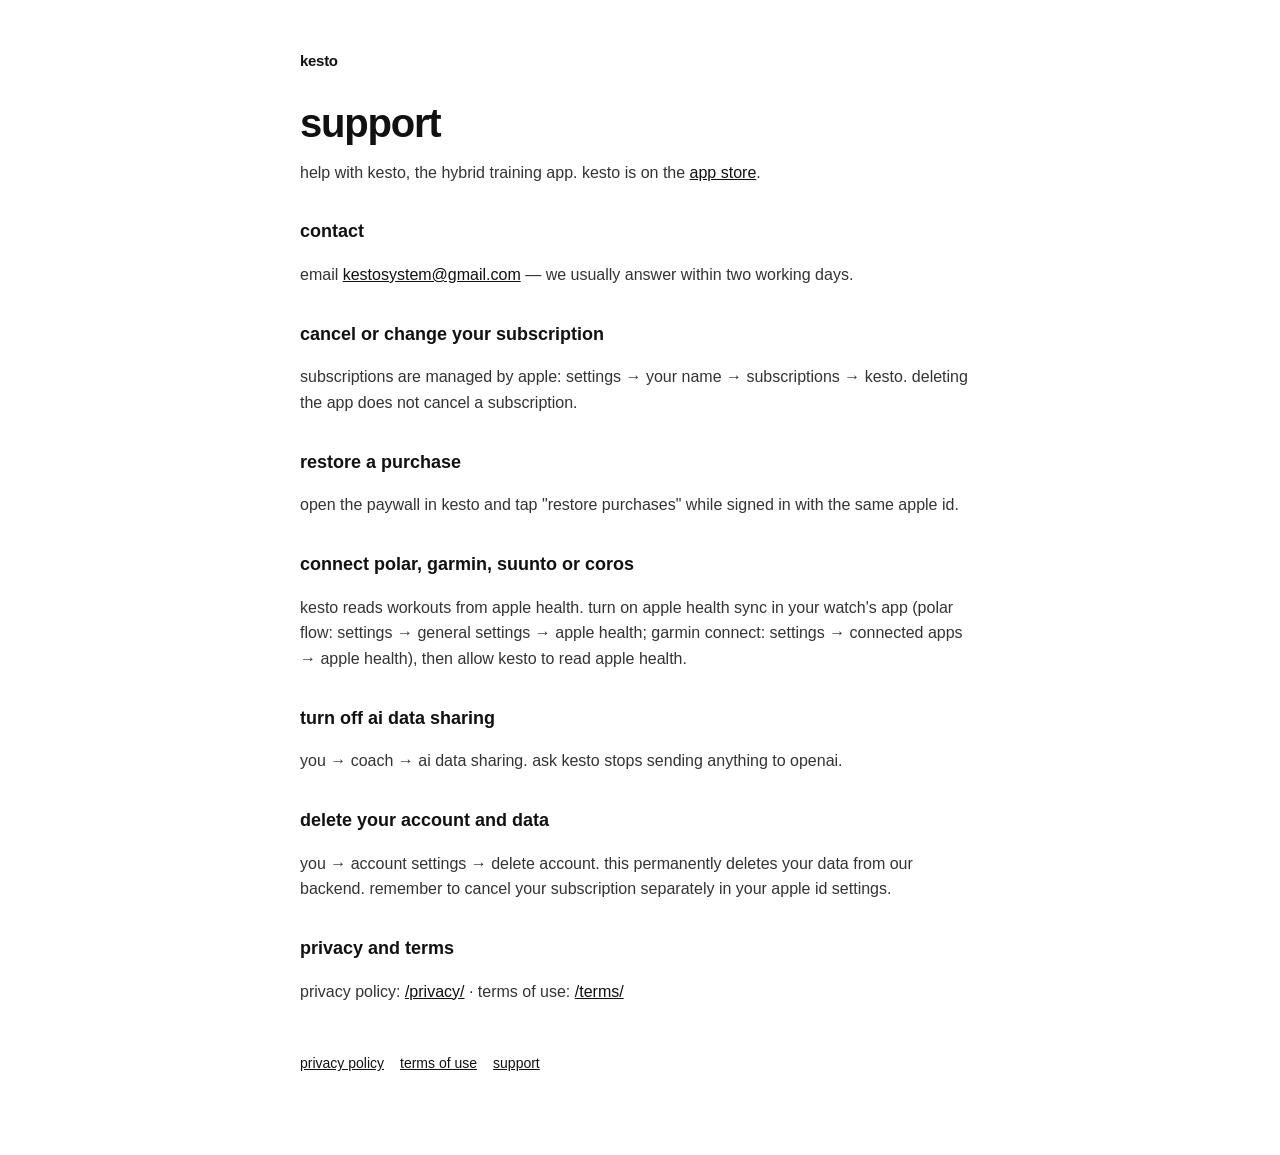
<file: support/index.html>
<!doctype html>
<html lang="en">
<head>
<meta charset="utf-8">
<meta name="viewport" content="width=device-width, initial-scale=1">
<meta name="apple-itunes-app" content="app-id=6761369504">
<title>kesto — support</title>
<style>
  :root { color-scheme: light; }
  body { margin: 0; background: #ffffff; color: #111111; font: 16px/1.6 -apple-system, BlinkMacSystemFont, "Helvetica Neue", Helvetica, Arial, sans-serif; }
  main { max-width: 680px; margin: 0 auto; padding: 48px 20px 80px; }
  .brand { font-weight: 800; letter-spacing: -0.02em; font-size: 15px; color: #111; text-decoration: none; }
  h1 { font-size: 40px; line-height: 1.05; letter-spacing: -0.03em; margin: 28px 0 8px; }
  h2 { font-size: 18px; margin: 32px 0 6px; }
  p, li { color: #333; }
  ul { padding-left: 20px; }
  a { color: #111; }
  .store { display: inline-block; margin-top: 12px; padding: 14px 24px; background: #111; color: #fff; border-radius: 999px; font-weight: 700; font-size: 15px; text-decoration: none; }
  nav { margin-top: 48px; font-size: 14px; display: flex; gap: 16px; flex-wrap: wrap; }
</style>
</head>
<body>
<main>
<a class="brand" href="../">kesto</a>
<h1>support</h1>
<p>help with kesto, the hybrid training app. kesto is on the <a href="https://apps.apple.com/app/kesto-hybrid-training/id6761369504">app store</a>.</p>
<h2>contact</h2>
<p>email <a href="mailto:kestosystem@gmail.com">kestosystem@gmail.com</a> — we usually answer within two working days.</p>
<h2>cancel or change your subscription</h2>
<p>subscriptions are managed by apple: settings → your name → subscriptions → kesto. deleting the app does not cancel a subscription.</p>
<h2>restore a purchase</h2>
<p>open the paywall in kesto and tap &quot;restore purchases&quot; while signed in with the same apple id.</p>
<h2>connect polar, garmin, suunto or coros</h2>
<p>kesto reads workouts from apple health. turn on apple health sync in your watch&#x27;s app (polar flow: settings → general settings → apple health; garmin connect: settings → connected apps → apple health), then allow kesto to read apple health.</p>
<h2>turn off ai data sharing</h2>
<p>you → coach → ai data sharing. ask kesto stops sending anything to openai.</p>
<h2>delete your account and data</h2>
<p>you → account settings → delete account. this permanently deletes your data from our backend. remember to cancel your subscription separately in your apple id settings.</p>
<h2>privacy and terms</h2>
<p>privacy policy: <a href="../privacy/">/privacy/</a> · terms of use: <a href="../terms/">/terms/</a></p>
<nav><a href="../privacy/">privacy policy</a><a href="../terms/">terms of use</a><a href="../support/">support</a></nav>
</main>
</body>
</html>
</file>
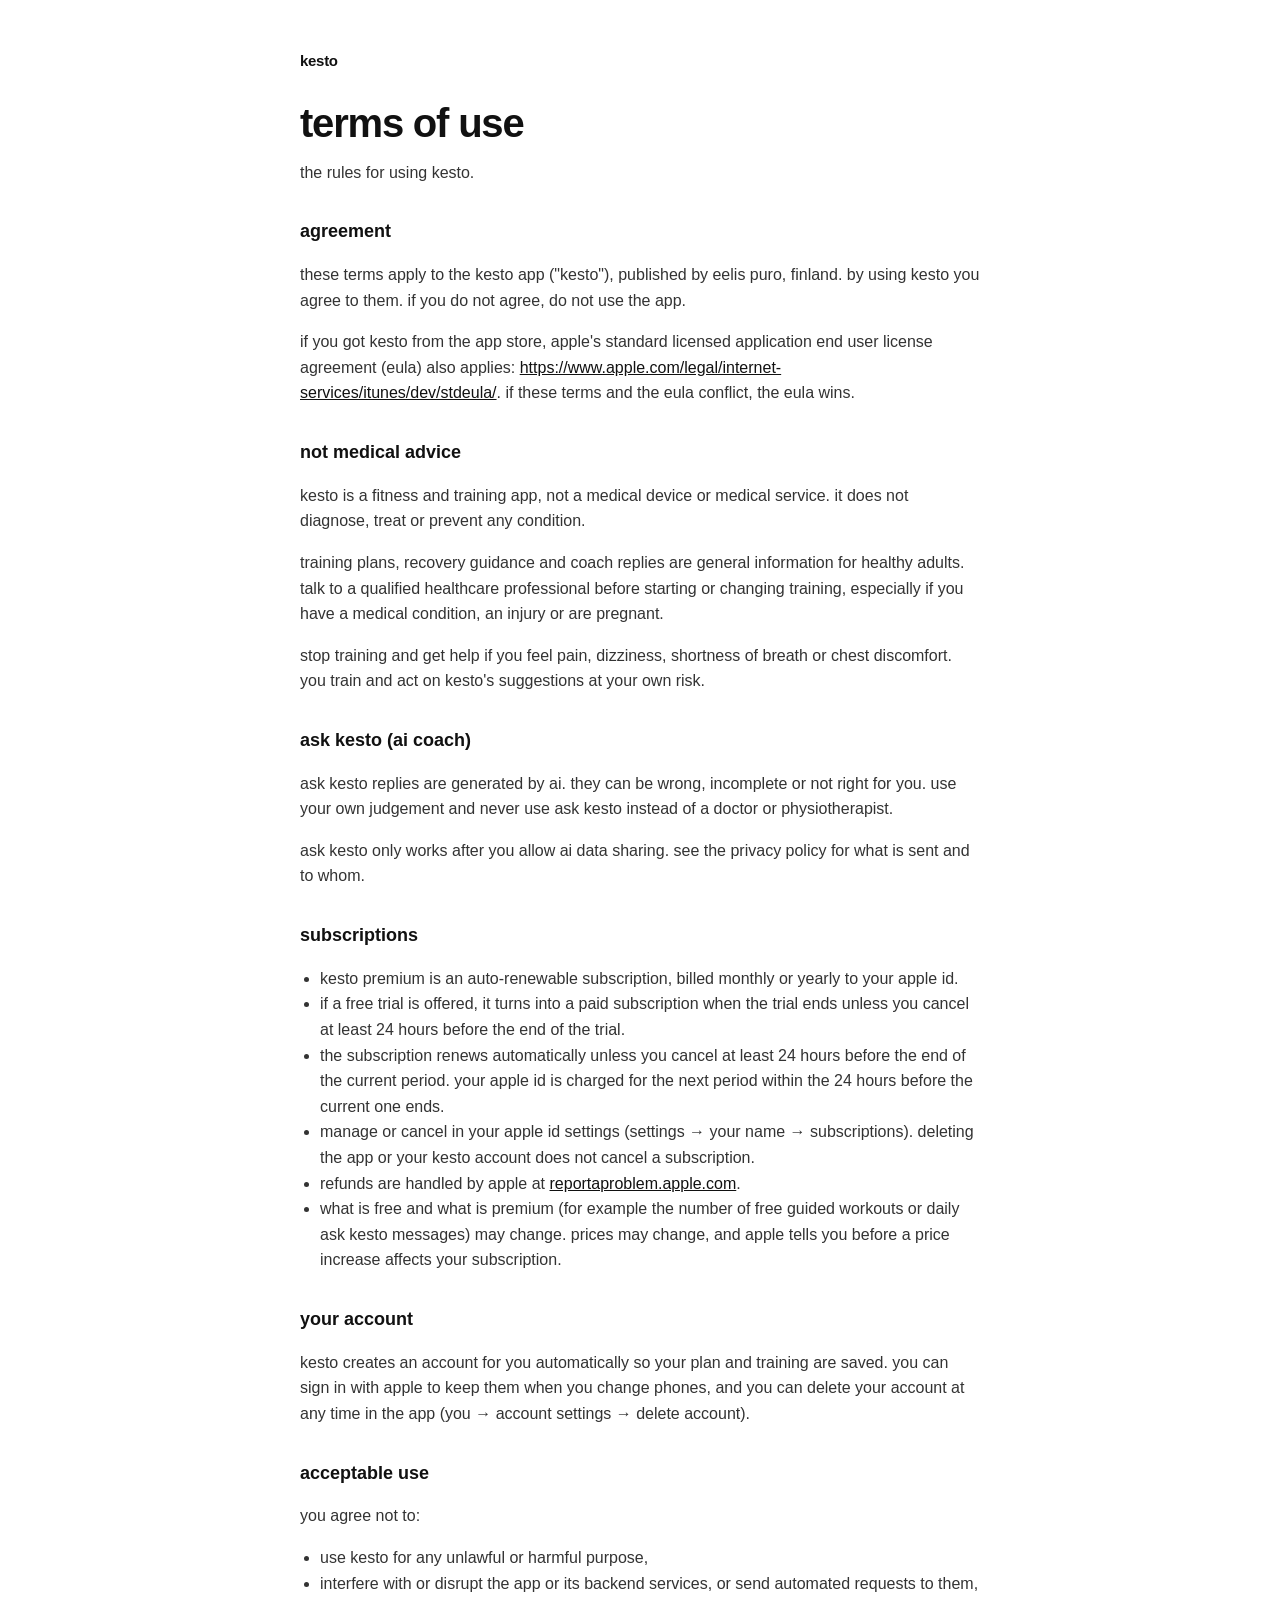
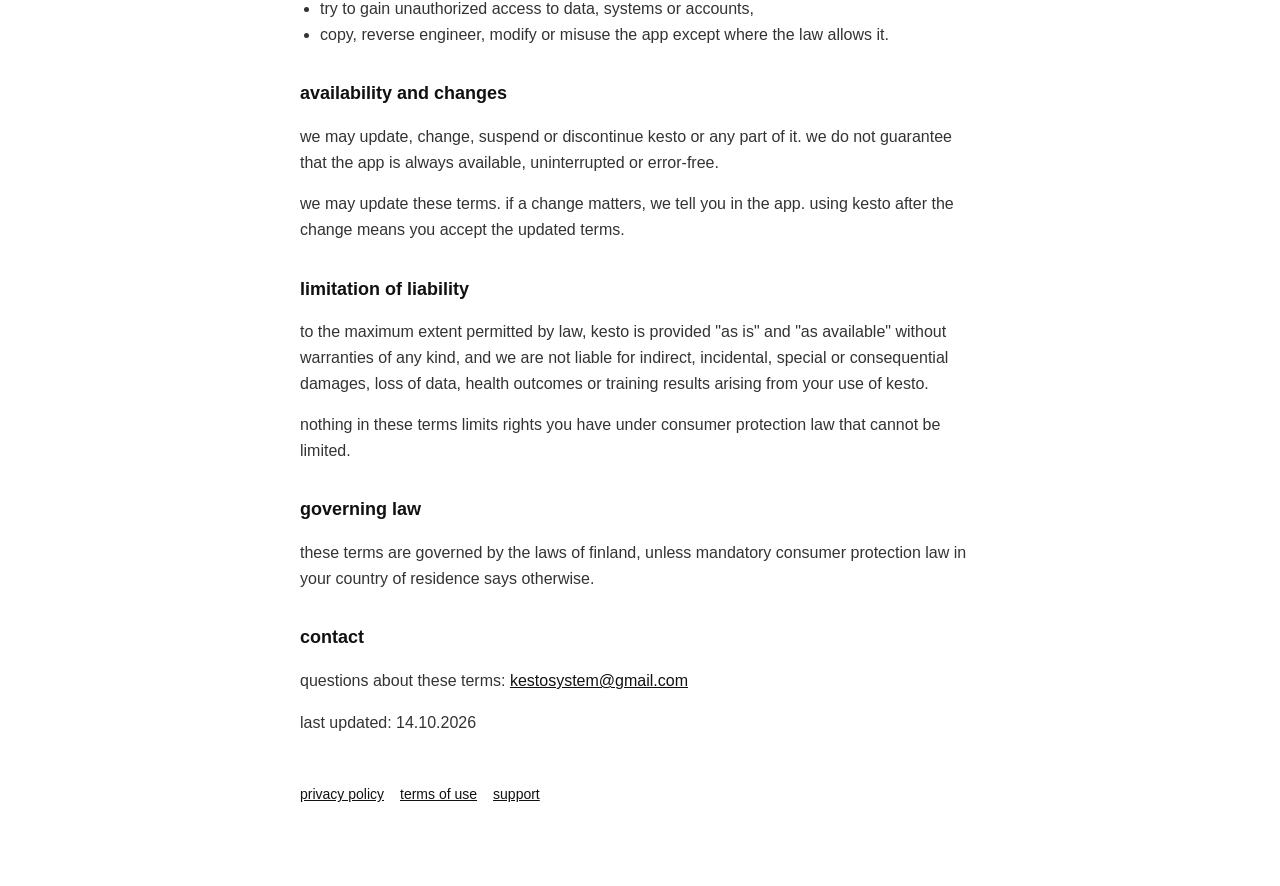
<file: terms/index.html>
<!doctype html>
<html lang="en">
<head>
<meta charset="utf-8">
<meta name="viewport" content="width=device-width, initial-scale=1">
<meta name="apple-itunes-app" content="app-id=6761369504">
<title>kesto — terms of use</title>
<style>
  :root { color-scheme: light; }
  body { margin: 0; background: #ffffff; color: #111111; font: 16px/1.6 -apple-system, BlinkMacSystemFont, "Helvetica Neue", Helvetica, Arial, sans-serif; }
  main { max-width: 680px; margin: 0 auto; padding: 48px 20px 80px; }
  .brand { font-weight: 800; letter-spacing: -0.02em; font-size: 15px; color: #111; text-decoration: none; }
  h1 { font-size: 40px; line-height: 1.05; letter-spacing: -0.03em; margin: 28px 0 8px; }
  h2 { font-size: 18px; margin: 32px 0 6px; }
  p, li { color: #333; }
  ul { padding-left: 20px; }
  a { color: #111; }
  nav { margin-top: 48px; font-size: 14px; display: flex; gap: 16px; flex-wrap: wrap; }
</style>
</head>
<body>
<main>
<a class="brand" href="../">kesto</a>
<h1>terms of use</h1>
<p>the rules for using kesto.</p>
<h2>agreement</h2>
<p>these terms apply to the kesto app (&quot;kesto&quot;), published by eelis puro, finland. by using kesto you agree to them. if you do not agree, do not use the app.</p>
<p>if you got kesto from the app store, apple&#x27;s standard licensed application end user license agreement (eula) also applies: <a href="https://www.apple.com/legal/internet-services/itunes/dev/stdeula/">https://www.apple.com/legal/internet-services/itunes/dev/stdeula/</a>. if these terms and the eula conflict, the eula wins.</p>
<h2>not medical advice</h2>
<p>kesto is a fitness and training app, not a medical device or medical service. it does not diagnose, treat or prevent any condition.</p>
<p>training plans, recovery guidance and coach replies are general information for healthy adults. talk to a qualified healthcare professional before starting or changing training, especially if you have a medical condition, an injury or are pregnant.</p>
<p>stop training and get help if you feel pain, dizziness, shortness of breath or chest discomfort. you train and act on kesto&#x27;s suggestions at your own risk.</p>
<h2>ask kesto (ai coach)</h2>
<p>ask kesto replies are generated by ai. they can be wrong, incomplete or not right for you. use your own judgement and never use ask kesto instead of a doctor or physiotherapist.</p>
<p>ask kesto only works after you allow ai data sharing. see the privacy policy for what is sent and to whom.</p>
<h2>subscriptions</h2>
<ul><li>kesto premium is an auto-renewable subscription, billed monthly or yearly to your apple id.</li><li>if a free trial is offered, it turns into a paid subscription when the trial ends unless you cancel at least 24 hours before the end of the trial.</li><li>the subscription renews automatically unless you cancel at least 24 hours before the end of the current period. your apple id is charged for the next period within the 24 hours before the current one ends.</li><li>manage or cancel in your apple id settings (settings → your name → subscriptions). deleting the app or your kesto account does not cancel a subscription.</li><li>refunds are handled by apple at <a href="https://reportaproblem.apple.com">reportaproblem.apple.com</a>.</li><li>what is free and what is premium (for example the number of free guided workouts or daily ask kesto messages) may change. prices may change, and apple tells you before a price increase affects your subscription.</li></ul>
<h2>your account</h2>
<p>kesto creates an account for you automatically so your plan and training are saved. you can sign in with apple to keep them when you change phones, and you can delete your account at any time in the app (you → account settings → delete account).</p>
<h2>acceptable use</h2>
<p>you agree not to:</p>
<ul><li>use kesto for any unlawful or harmful purpose,</li><li>interfere with or disrupt the app or its backend services, or send automated requests to them,</li><li>try to gain unauthorized access to data, systems or accounts,</li><li>copy, reverse engineer, modify or misuse the app except where the law allows it.</li></ul>
<h2>availability and changes</h2>
<p>we may update, change, suspend or discontinue kesto or any part of it. we do not guarantee that the app is always available, uninterrupted or error-free.</p>
<p>we may update these terms. if a change matters, we tell you in the app. using kesto after the change means you accept the updated terms.</p>
<h2>limitation of liability</h2>
<p>to the maximum extent permitted by law, kesto is provided &quot;as is&quot; and &quot;as available&quot; without warranties of any kind, and we are not liable for indirect, incidental, special or consequential damages, loss of data, health outcomes or training results arising from your use of kesto.</p>
<p>nothing in these terms limits rights you have under consumer protection law that cannot be limited.</p>
<h2>governing law</h2>
<p>these terms are governed by the laws of finland, unless mandatory consumer protection law in your country of residence says otherwise.</p>
<h2>contact</h2>
<p>questions about these terms: <a href="mailto:kestosystem@gmail.com">kestosystem@gmail.com</a></p>
<p>last updated: 14.10.2026</p>
<nav><a href="../privacy/">privacy policy</a><a href="../terms/">terms of use</a><a href="../support/">support</a></nav>
</main>
</body>
</html>
</file>
<file: assets/site.css>
/* kesto site: same visual language as the kesto emails (black and white, Inter 900 headlines,
   system font text like the app, 18px cards, pill buttons). No other colors. No middle dots in copy. */
@font-face{font-family:"Inter Display";font-weight:900;font-display:swap;src:url("fonts/inter-900.woff2") format("woff2")}
@font-face{font-family:"Inter Display";font-weight:800;font-display:swap;src:url("fonts/inter-800.woff2") format("woff2")}
:root{--ink:#000;--text:#111;--grey:#6e6e73;--grey-dark:#a1a1a6;--line:#e5e5ea;--soft:#f5f5f7;--r:18px;
  --sys:-apple-system,BlinkMacSystemFont,"SF Pro Text","Helvetica Neue",Inter,Arial,sans-serif;
  --display:"Inter Display",Inter,-apple-system,"Helvetica Neue",Arial,sans-serif}
*{box-sizing:border-box;margin:0;padding:0}
html{scroll-behavior:smooth;-webkit-text-size-adjust:100%}
html,body{overflow-x:hidden}
body{font-family:var(--sys);color:var(--text);background:#fff;-webkit-font-smoothing:antialiased;font-size:17px;line-height:1.5}
a{color:inherit}
img{display:block;max-width:100%;height:auto}
.col{max-width:600px;margin:0 auto;padding:0 20px}
.wide{max-width:1080px;margin:0 auto;padding:0 16px}
.center{text-align:center}
.disp{font-family:var(--display);font-weight:900;text-transform:uppercase;letter-spacing:-.045em;line-height:.92}
h1.disp{font-size:clamp(58px,17vw,128px)}
h2.disp{font-size:clamp(42px,11vw,76px)}
h3{font-size:22px;font-weight:800;letter-spacing:-.02em;line-height:1.15}
.h2{font-size:28px;font-weight:800;letter-spacing:-.02em;line-height:1.15}
.eyebrow{font-size:15px;color:var(--grey);font-weight:500}
.lead{font-size:19px;line-height:1.45}
.small{font-size:13px;color:var(--grey)}
.sp-24{height:24px}.sp-32{height:32px}.sp-56{height:56px}
section{padding:72px 0}
section+section{border-top:1px solid var(--line)}
section.black+section,section+section.black,section.flush{border-top:0}

/* header */
.top{position:sticky;top:0;z-index:30;background:rgba(255,255,255,.86);backdrop-filter:saturate(180%) blur(14px);-webkit-backdrop-filter:saturate(180%) blur(14px);border-bottom:1px solid transparent;transition:border-color .2s}
.top.scrolled{border-bottom-color:var(--line)}
.top .bar{display:flex;align-items:center;justify-content:space-between;height:58px}
.brand{display:flex;align-items:center;gap:7px;text-decoration:none}
.brand img{height:22px;width:auto}
.brand span{font-family:var(--display);font-weight:900;font-size:21px;letter-spacing:-.04em;color:var(--ink)}
.nav{display:none;gap:26px;font-size:15px}
.nav a{text-decoration:none;color:var(--text)}
.nav a:hover{color:var(--grey)}
@media(min-width:820px){.nav{display:flex}}

/* buttons */
.btn{display:inline-flex;align-items:center;justify-content:center;gap:8px;padding:16px 30px;border-radius:999px;background:var(--ink);color:#fff;font:600 17px/1 var(--sys);letter-spacing:-.01em;text-decoration:none;border:0;cursor:pointer;white-space:nowrap;transition:transform .15s,opacity .15s}
.btn:hover{opacity:.86}.btn:active{transform:scale(.97)}
.btn.sm{padding:11px 18px;font-size:15px}
.btn.white{background:#fff;color:var(--ink)}
.btn.line{background:transparent;color:var(--ink);box-shadow:inset 0 0 0 1.5px var(--ink)}
.black .btn.line{color:#fff;box-shadow:inset 0 0 0 1.5px #fff}
.btn.block{display:flex;width:100%}
.link{font-size:15px;font-weight:600;text-decoration:underline;text-underline-offset:3px}

/* black blocks (like the email hero) */
.black{background:var(--ink);color:#fff}
.black .eyebrow,.black .small{color:var(--grey-dark)}
.hero{padding:44px 0 0;position:relative;overflow:hidden}
.hero .logo{height:44px;width:auto;margin:0 auto 26px}
.hero h1{color:#fff}
.hero .lead{max-width:470px;margin:22px auto 0;color:#fff}

/* email form */
.join{max-width:470px;margin:28px auto 0}
.join form{display:flex;gap:8px;background:#fff;border-radius:999px;padding:6px}
.join input[type=email]{flex:1;min-width:0;border:0;outline:0;background:transparent;font:400 17px var(--sys);color:var(--ink);padding:0 14px}
.join .btn{padding:14px 22px}
.join .hp{position:absolute;left:-9999px;width:1px;height:1px;opacity:0}
.join .note{margin-top:12px;font-size:13px;line-height:1.45;color:var(--grey-dark)}
.join.light form{box-shadow:inset 0 0 0 1.5px var(--ink)}
.join.light .note{color:var(--grey)}
.join .msg{margin-top:12px;font-size:15px;font-weight:600;min-height:0}
.join.done form{display:none}

/* mockup grid under the hero */
.mock{display:grid;grid-template-columns:repeat(4,1fr);gap:10px;margin:44px auto 0;max-width:1080px;padding:0 16px 16px}
.mock .wide-tile{grid-column:1/-1}
@media(min-width:820px){.mock{grid-template-columns:2fr 1fr 1fr;grid-template-rows:auto auto}.mock .wide-tile{grid-column:1;grid-row:1/3}}
.mock img.banner{border-radius:var(--r);width:100%}
.ptile{position:relative;background:#111;border-radius:var(--r);overflow:hidden;aspect-ratio:3/4;padding:16px 14px;display:flex;flex-direction:column;justify-content:flex-end;color:#fff;text-decoration:none;box-shadow:inset 0 0 0 1px rgba(255,255,255,.08)}
.ptile b{font-family:var(--display);font-weight:900;text-transform:uppercase;letter-spacing:-.04em;line-height:.92;font-size:clamp(15px,4.4vw,26px);position:relative;z-index:1}
.ptile span{font-size:12px;color:var(--grey-dark);margin-top:6px;position:relative;z-index:1}
.ptile img{position:absolute;right:-8%;top:6%;height:62%;width:auto;opacity:.9;filter:grayscale(1)}
@media(max-width:819px){.mock .ptile{aspect-ratio:3/4}.mock{grid-template-columns:1fr 1fr}}

/* stats */
.stats{display:grid;grid-template-columns:1fr 1fr;gap:28px 16px;text-align:center}
@media(min-width:820px){.stats{grid-template-columns:repeat(4,1fr)}}
.stat b{display:block;font-family:var(--display);font-weight:900;font-size:clamp(44px,12vw,64px);letter-spacing:-.045em;line-height:1}
.stat span{display:block;font-size:15px;color:var(--grey);margin-top:6px}

/* product cards */
.cards{display:grid;gap:14px}
@media(min-width:820px){.cards{grid-template-columns:1fr 1fr}}
.card{border-radius:24px;padding:26px 24px;display:flex;flex-direction:column;gap:14px;background:var(--soft);text-decoration:none;color:var(--text);transition:transform .2s}
.card:hover{transform:translateY(-3px)}
.card.dark{background:#111;color:#fff}
.card .tag{font-size:13px;font-weight:600;color:var(--grey)}
.card.dark .tag{color:var(--grey-dark)}
.card .t{font-family:var(--display);font-weight:900;text-transform:uppercase;letter-spacing:-.045em;line-height:.92;font-size:clamp(34px,9vw,46px)}
.card p{font-size:16px;line-height:1.45}
.meta{display:grid;gap:7px;font-size:15px}
.meta div{display:flex;gap:10px}
.meta div:before{content:"";flex:0 0 6px;height:6px;border-radius:3px;background:currentColor;margin-top:9px}
.card .row{display:flex;align-items:center;justify-content:space-between;gap:12px;margin-top:auto;padding-top:6px;flex-wrap:wrap}
.price{font-size:22px;font-weight:800;letter-spacing:-.02em}
.price s{font-size:15px;font-weight:400;color:var(--grey);margin-left:6px}
.card.dark .price s{color:var(--grey-dark)}

/* rules marquee */
.marquee{overflow:hidden;margin-top:36px;-webkit-mask-image:linear-gradient(90deg,transparent,#000 3%,#000 97%,transparent);mask-image:linear-gradient(90deg,transparent,#000 3%,#000 97%,transparent)}
.track{display:flex;gap:12px;width:max-content;padding-left:16px;animation:slide 48s linear infinite}
.marquee:hover .track{animation-play-state:paused}
@keyframes slide{to{transform:translateX(-50%)}}
@media(prefers-reduced-motion:reduce){.track{animation:none}}
.rule{position:relative;flex:0 0 300px;height:380px;border-radius:var(--r);background:#000;color:#fff;padding:24px 22px;overflow:hidden}
.rule .eyebrow{color:var(--grey-dark)}
.rule b{display:block;font-family:var(--display);font-weight:900;text-transform:uppercase;letter-spacing:-.045em;line-height:.92;font-size:44px;margin-top:10px;position:relative;z-index:1}
.rule p{position:absolute;left:22px;right:22px;bottom:22px;font-size:16px;line-height:1.35;z-index:1}
.rule img{position:absolute;right:-16px;bottom:56px;height:190px;width:auto;opacity:.95}

/* week builder */
.opts{display:flex;flex-wrap:wrap;gap:8px;margin:12px 0 26px}
.opt{font:600 15px var(--sys);padding:12px 18px;border-radius:999px;border:0;box-shadow:inset 0 0 0 1.5px var(--ink);background:#fff;color:var(--ink);cursor:pointer}
.opt[aria-pressed=true]{background:var(--ink);color:#fff}
.qh{font-size:17px;font-weight:700}
#result{display:none}#result.show{display:block}
.week{border-radius:var(--r);background:#000;color:#fff;padding:8px 18px;margin:14px 0 18px}
.day{display:grid;grid-template-columns:42px 1fr;gap:12px;padding:14px 0;border-bottom:1px solid rgba(255,255,255,.12)}
.day:last-child{border-bottom:0}
.day .d{font-size:14px;color:var(--grey-dark);padding-top:2px}
.day .t{font-family:var(--display);font-weight:900;text-transform:uppercase;letter-spacing:-.03em;font-size:19px;line-height:1.05}
.day .x{font-size:15px;line-height:1.4;color:#e5e5ea;margin-top:3px}
.day.off .t{color:var(--grey-dark)}
.rules{list-style:none;display:grid;gap:10px;margin:0 0 26px;padding:20px 22px;border-radius:var(--r);background:var(--soft)}
.rules li{display:flex;gap:10px;font-size:16px;line-height:1.4}
.rules li:before{content:"";flex:0 0 16px;height:16px;border-radius:4px;box-shadow:inset 0 0 0 1.5px var(--ink);margin-top:3px}

/* closing */
.banner-link img{border-radius:var(--r)}

/* reveal on scroll */
.rv{opacity:0;transform:translateY(18px);transition:opacity .7s ease,transform .7s ease}
.rv.in{opacity:1;transform:none}
@media(prefers-reduced-motion:reduce){.rv{opacity:1;transform:none;transition:none}}

/* sticky mobile cta */
.sticky{position:fixed;left:0;right:0;bottom:0;z-index:25;padding:10px 16px calc(10px + env(safe-area-inset-bottom));background:rgba(255,255,255,.92);backdrop-filter:blur(12px);-webkit-backdrop-filter:blur(12px);border-top:1px solid var(--line);transform:translateY(110%);transition:transform .25s}
.sticky.on{transform:none}
.sticky .btn{max-width:568px;margin:0 auto}
@media(min-width:820px){.sticky{display:none}}
body.has-sticky{padding-bottom:76px}
@media(min-width:820px){body.has-sticky{padding-bottom:0}}

/* footer */
footer{padding:56px 0 64px;border-top:1px solid var(--line);text-align:center;font-size:14px}
footer .k{height:30px;width:auto;margin:0 auto 12px}
footer .links{display:flex;justify-content:center;flex-wrap:wrap;gap:10px 18px;margin:18px 0}
footer a{color:var(--text)}
</file>
